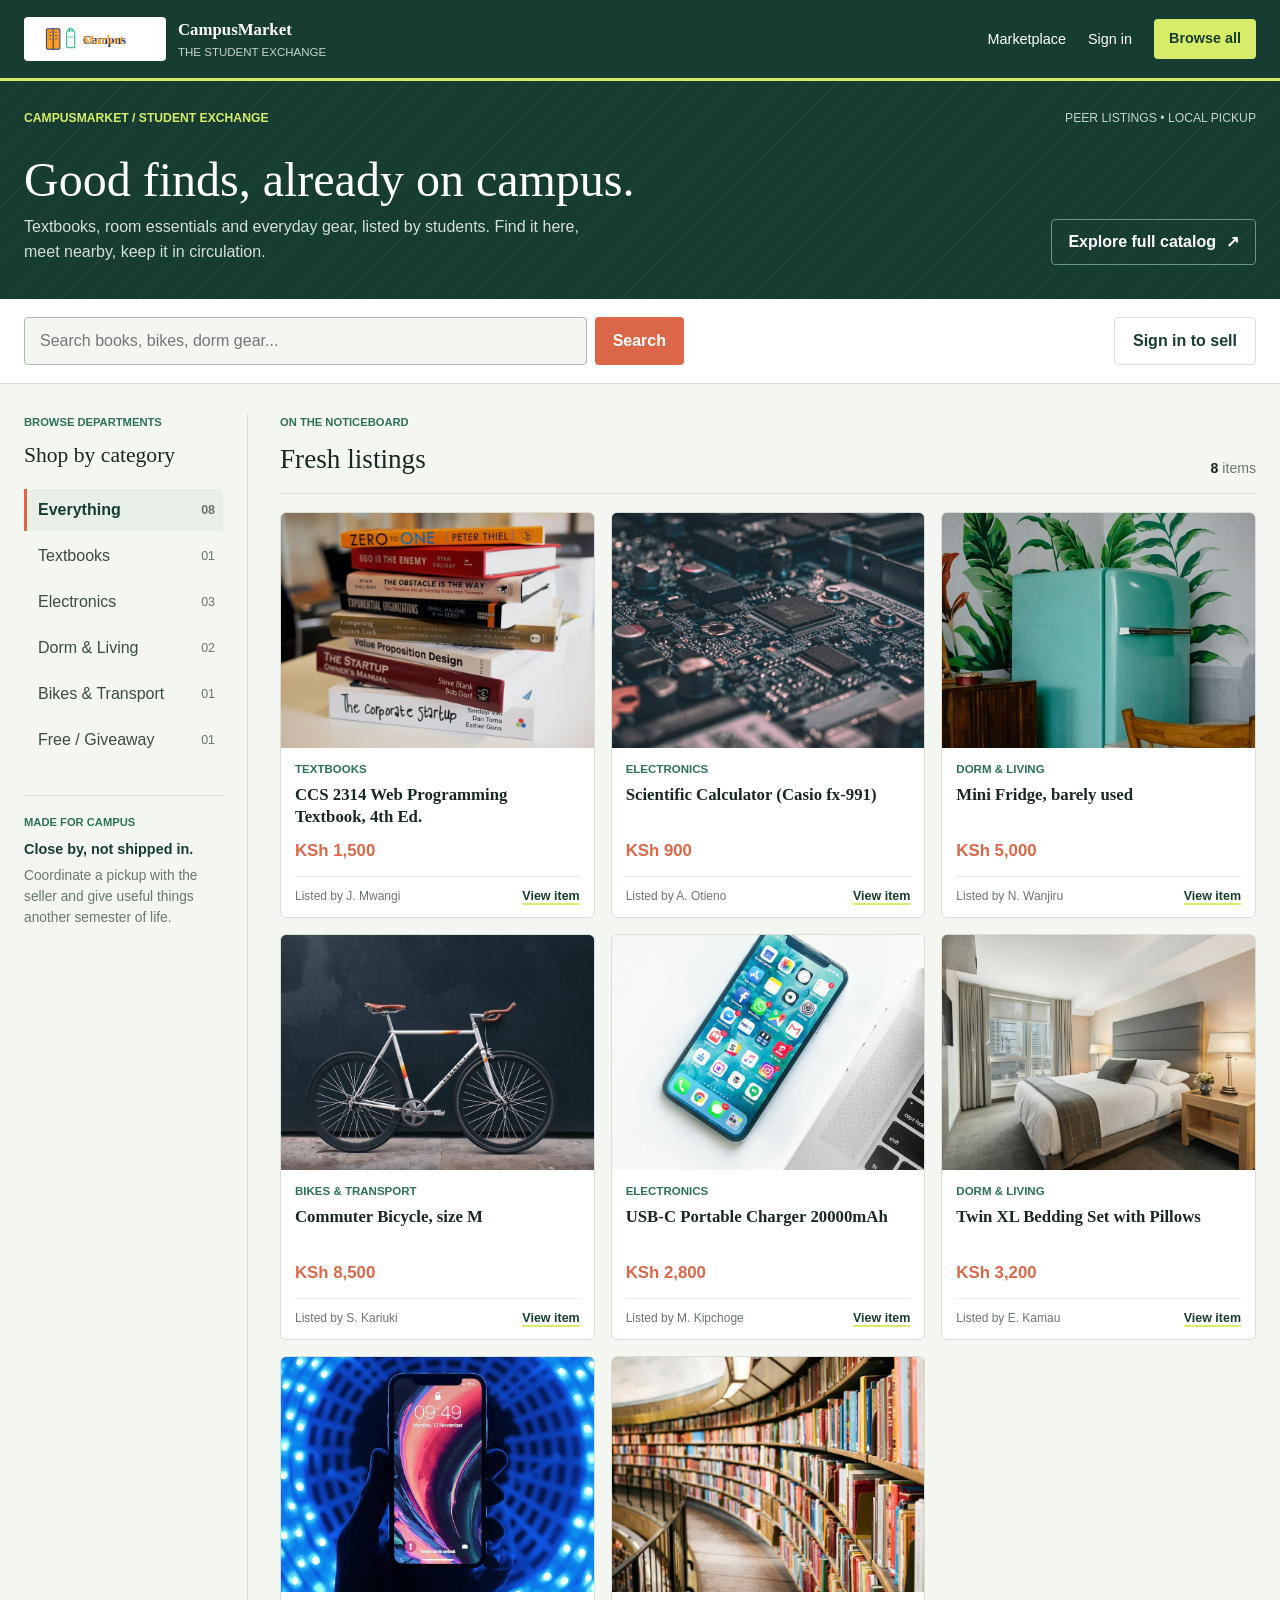
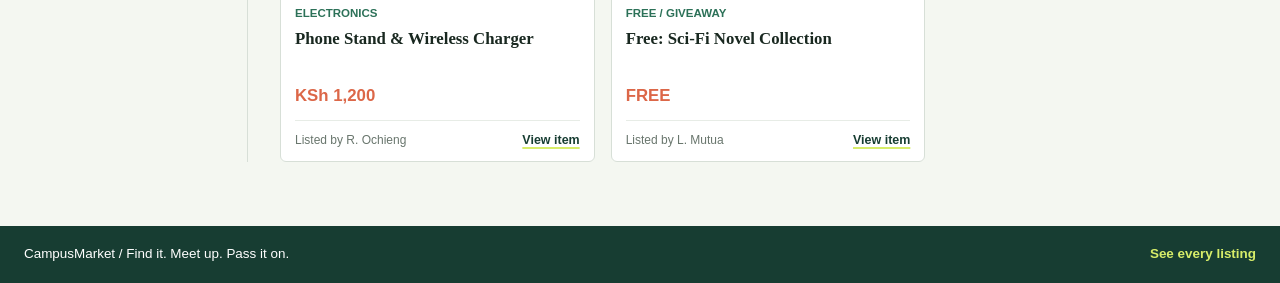
<file: index.html>
<!DOCTYPE html>
<html lang="en">
<head>
  <meta charset="UTF-8">
  <meta name="viewport" content="width=device-width, initial-scale=1.0">
  <title>CampusMarket — Buy &amp; Sell on Your Campus</title>
  <link rel="stylesheet" href="css/style.css">
  <link rel="stylesheet" href="css/marketplace.css">
  <style>
    .landing-hero {
      background: linear-gradient(135deg, #1E3A8A 0%, #3B82F6 50%, #10B981 100%);
      color: white;
      padding: 100px 24px;
      text-align: center;
      position: relative;
      overflow: hidden;
    }

    .landing-hero::before {
      content: '';
      position: absolute;
      width: 500px;
      height: 500px;
      background: radial-gradient(circle, rgba(255, 159, 28, 0.1) 0%, transparent 70%);
      top: -150px;
      right: -150px;
      pointer-events: none;
    }

    .landing-hero::after {
      content: '';
      position: absolute;
      width: 400px;
      height: 400px;
      background: radial-gradient(circle, rgba(16, 185, 129, 0.15) 0%, transparent 70%);
      bottom: -100px;
      left: -100px;
      pointer-events: none;
    }

    .landing-hero-content {
      max-width: 800px;
      margin: 0 auto;
      position: relative;
      z-index: 1;
    }

    .landing-hero h1 {
      font-size: clamp(2.5rem, 6vw, 4rem);
      font-weight: 900;
      margin-bottom: 20px;
      line-height: 1.2;
      color: white;
    }

    .landing-hero p {
      font-size: 1.3rem;
      margin-bottom: 40px;
      opacity: 0.95;
      line-height: 1.6;
    }

    .cta-buttons {
      display: flex;
      gap: 16px;
      justify-content: center;
      flex-wrap: wrap;
    }

    .cta-btn {
      padding: 16px 40px;
      border: none;
      border-radius: 8px;
      font-weight: 700;
      font-size: 1rem;
      cursor: pointer;
      transition: all 0.2s ease;
      text-decoration: none;
      display: inline-block;
      text-transform: uppercase;
      letter-spacing: 0.5px;
    }

    .cta-btn-primary {
      background: #FF9F1C;
      color: white;
    }

    .cta-btn-primary:hover {
      background: #E67E22;
      transform: translateY(-2px);
      box-shadow: 0 4px 12px rgba(255, 159, 28, 0.4);
    }

    .cta-btn-secondary {
      background: white;
      color: #1E3A8A;
    }

    .cta-btn-secondary:hover {
      transform: translateY(-2px);
      box-shadow: 0 4px 12px rgba(255, 255, 255, 0.3);
    }

    .features-section {
      padding: 80px 24px;
      background: #F8FAFC;
    }

    .features-container {
      max-width: 1120px;
      margin: 0 auto;
    }

    .section-title {
      text-align: center;
      font-size: 2.5rem;
      margin-bottom: 16px;
      color: #1E3A8A;
    }

    .section-subtitle {
      text-align: center;
      font-size: 1.2rem;
      color: #6B7280;
      margin-bottom: 60px;
    }

    .features-grid {
      display: grid;
      grid-template-columns: repeat(auto-fit, minmax(280px, 1fr));
      gap: 32px;
      margin-bottom: 80px;
    }

    .feature-card {
      background: white;
      padding: 40px 30px;
      border-radius: 12px;
      text-align: center;
      box-shadow: 0 2px 8px rgba(0, 0, 0, 0.08);
      transition: all 0.3s ease;
      border: 2px solid transparent;
    }

    .feature-card:hover {
      transform: translateY(-8px);
      box-shadow: 0 12px 24px rgba(30, 58, 138, 0.15);
      border-color: #FF9F1C;
    }

    .feature-icon {
      font-size: 3rem;
      margin-bottom: 16px;
    }

    .feature-card h3 {
      font-size: 1.3rem;
      margin-bottom: 12px;
      color: #1E3A8A;
    }

    .feature-card p {
      color: #6B7280;
      line-height: 1.6;
    }

    .stats-section {
      padding: 60px 24px;
      background: linear-gradient(135deg, #1E3A8A 0%, #3B82F6 100%);
      color: white;
    }

    .stats-container {
      max-width: 1120px;
      margin: 0 auto;
      display: grid;
      grid-template-columns: repeat(auto-fit, minmax(200px, 1fr));
      gap: 40px;
      text-align: center;
    }

    .stat-item h3 {
      font-size: 2.5rem;
      color: #FF9F1C;
      margin-bottom: 8px;
    }

    .stat-item p {
      font-size: 1.1rem;
      opacity: 0.95;
    }

    .testimonials-section {
      padding: 80px 24px;
      background: white;
    }

    .testimonials-container {
      max-width: 1120px;
      margin: 0 auto;
    }

    .testimonials-grid {
      display: grid;
      grid-template-columns: repeat(auto-fit, minmax(300px, 1fr));
      gap: 32px;
    }

    .testimonial-card {
      background: #F8FAFC;
      padding: 32px;
      border-radius: 12px;
      border-left: 4px solid #FF9F1C;
    }

    .testimonial-stars {
      color: #FF9F1C;
      font-size: 1.2rem;
      margin-bottom: 12px;
    }

    .testimonial-text {
      color: #1F2937;
      margin-bottom: 16px;
      line-height: 1.6;
      font-style: italic;
    }

    .testimonial-author {
      display: flex;
      align-items: center;
      gap: 12px;
    }

    .author-avatar {
      font-size: 2rem;
    }

    .author-info h4 {
      margin: 0;
      color: #1E3A8A;
    }

    .author-info p {
      margin: 0;
      color: #6B7280;
      font-size: 0.9rem;
    }

    .cta-section {
      padding: 80px 24px;
      background: linear-gradient(135deg, #FF9F1C 0%, #E67E22 100%);
      color: white;
      text-align: center;
    }

    .cta-section-content {
      max-width: 600px;
      margin: 0 auto;
    }

    .cta-section h2 {
      font-size: 2.5rem;
      margin-bottom: 20px;
      color: white;
    }

    .cta-section p {
      font-size: 1.2rem;
      margin-bottom: 32px;
      opacity: 0.95;
    }

    @media (max-width: 768px) {
      .landing-hero {
        padding: 60px 24px;
      }

      .landing-hero h1 {
        font-size: 2rem;
      }

      .landing-hero p {
        font-size: 1.1rem;
      }

      .cta-buttons {
        flex-direction: column;
      }

      .cta-btn {
        width: 100%;
      }

      .section-title {
        font-size: 1.8rem;
      }

      .stats-container {
        grid-template-columns: 1fr 1fr;
      }
    }

    @media (max-width: 480px) {
      .features-grid,
      .testimonials-grid,
      .stats-container {
        grid-template-columns: minmax(0, 1fr);
      }

      .feature-card,
      .testimonial-card,
      .stat-item {
        min-width: 0;
        overflow-wrap: anywhere;
      }
    }
  </style>
</head>
<body class="market-body">

  <!-- ============ SITE HEADER ============ -->
  <header class="market-header">
    <div class="market-header-inner">
      <a href="index.html" class="market-brand" aria-label="CampusMarket home">
        <img src="logo.svg" alt="CampusMarket" class="logo-img">
        <span class="market-brand-copy">
          <strong>CampusMarket</strong>
          <span>THE STUDENT EXCHANGE</span>
        </span>
      </a>
      <nav class="market-nav" aria-label="Primary">
        <ul>
          <li><a href="#home-listings">Marketplace</a></li>
          <li><a href="login.html">Sign in</a></li>
          <li><a href="catalog.html" class="market-nav-cta">Browse all</a></li>
        </ul>
      </nav>
    </div>
  </header>

  <main id="main-content" class="marketplace-home">
    <section class="market-masthead" aria-labelledby="market-heading">
      <div class="market-masthead-inner">
        <div class="market-masthead-meta">
          <span class="market-kicker">CampusMarket / student exchange</span>
          <span>Peer listings <span aria-hidden="true">•</span> local pickup</span>
        </div>
        <div class="market-title-row">
          <div class="market-title-copy">
            <h1 id="market-heading">Good finds, already on campus.</h1>
            <p>Textbooks, room essentials and everyday gear, listed by students. Find it here, meet nearby, keep it in circulation.</p>
          </div>
          <a class="market-catalog-link" href="catalog.html">Explore full catalog <span aria-hidden="true">&#8599;</span></a>
        </div>
      </div>
    </section>

    <section class="market-toolbar" aria-label="Search listings">
      <div class="market-toolbar-inner">
        <form class="market-search" id="home-search" role="search">
          <label for="home-search-input" class="visually-hidden">Search campus listings</label>
          <input id="home-search-input" type="search" placeholder="Search books, bikes, dorm gear...">
          <button type="submit">Search</button>
        </form>
        <a class="market-sell-link" href="login.html">Sign in to sell</a>
      </div>
    </section>

    <div class="marketplace-content">
      <aside class="market-filter-rail" aria-labelledby="market-categories-heading">
        <p class="market-section-label">Browse departments</p>
        <h2 id="market-categories-heading">Shop by category</h2>
        <nav class="market-category-list" aria-label="Filter listings">
          <button type="button" class="market-category-button is-selected" data-home-category="all" aria-pressed="true">Everything <span class="market-category-count" data-count-category="all"></span></button>
          <button type="button" class="market-category-button" data-home-category="textbooks" aria-pressed="false">Textbooks <span class="market-category-count" data-count-category="textbooks"></span></button>
          <button type="button" class="market-category-button" data-home-category="electronics" aria-pressed="false">Electronics <span class="market-category-count" data-count-category="electronics"></span></button>
          <button type="button" class="market-category-button" data-home-category="dorm" aria-pressed="false">Dorm &amp; Living <span class="market-category-count" data-count-category="dorm"></span></button>
          <button type="button" class="market-category-button" data-home-category="bikes" aria-pressed="false">Bikes &amp; Transport <span class="market-category-count" data-count-category="bikes"></span></button>
          <button type="button" class="market-category-button" data-home-category="free" aria-pressed="false">Free / Giveaway <span class="market-category-count" data-count-category="free"></span></button>
        </nav>
        <div class="market-pickup-note">
          <p class="market-section-label">Made for campus</p>
          <strong>Close by, not shipped in.</strong>
          <p>Coordinate a pickup with the seller and give useful things another semester of life.</p>
        </div>
      </aside>

      <section class="market-listings" id="home-listings" aria-labelledby="home-listings-heading">
        <div class="market-listings-heading">
          <div>
            <p class="market-section-label">On the noticeboard</p>
            <h2 id="home-listings-heading">Fresh listings</h2>
          </div>
          <p><strong id="home-result-count" aria-live="polite">8</strong> items</p>
        </div>
        <ul class="market-product-grid" id="home-product-grid"></ul>
        <p class="market-empty-state" id="home-empty-state" hidden>No listings match that search. Try another category or keyword.</p>
      </section>
    </div>
  </main>
  </main>

  <!-- ============ FOOTER ============ -->
  <footer class="market-footer">
    <div class="market-footer-inner">
      <span>CampusMarket <span aria-hidden="true">/</span> Find it. Meet up. Pass it on.</span>
      <a href="catalog.html">See every listing</a>
    </div>
  </footer>

  <script src="js/products.js"></script>
  <script src="js/home.js"></script>
</body>
</html>
</file>
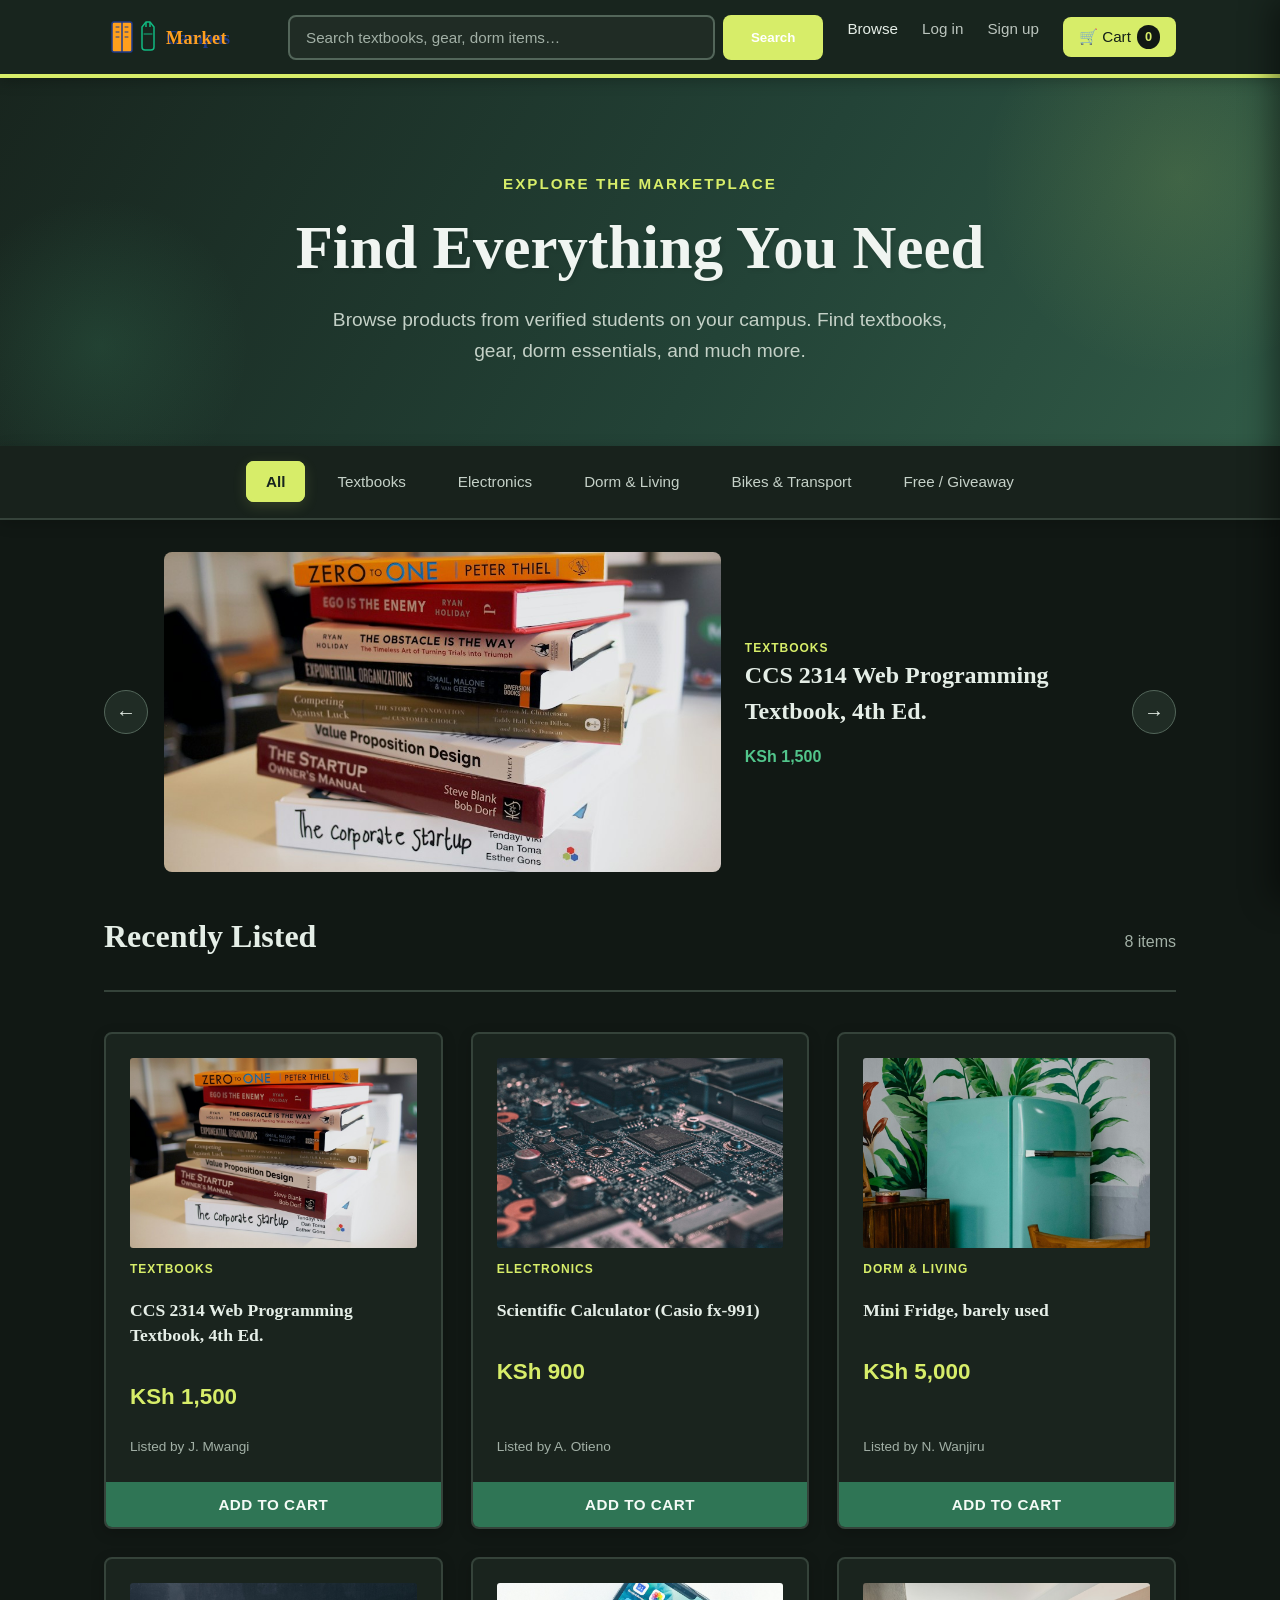
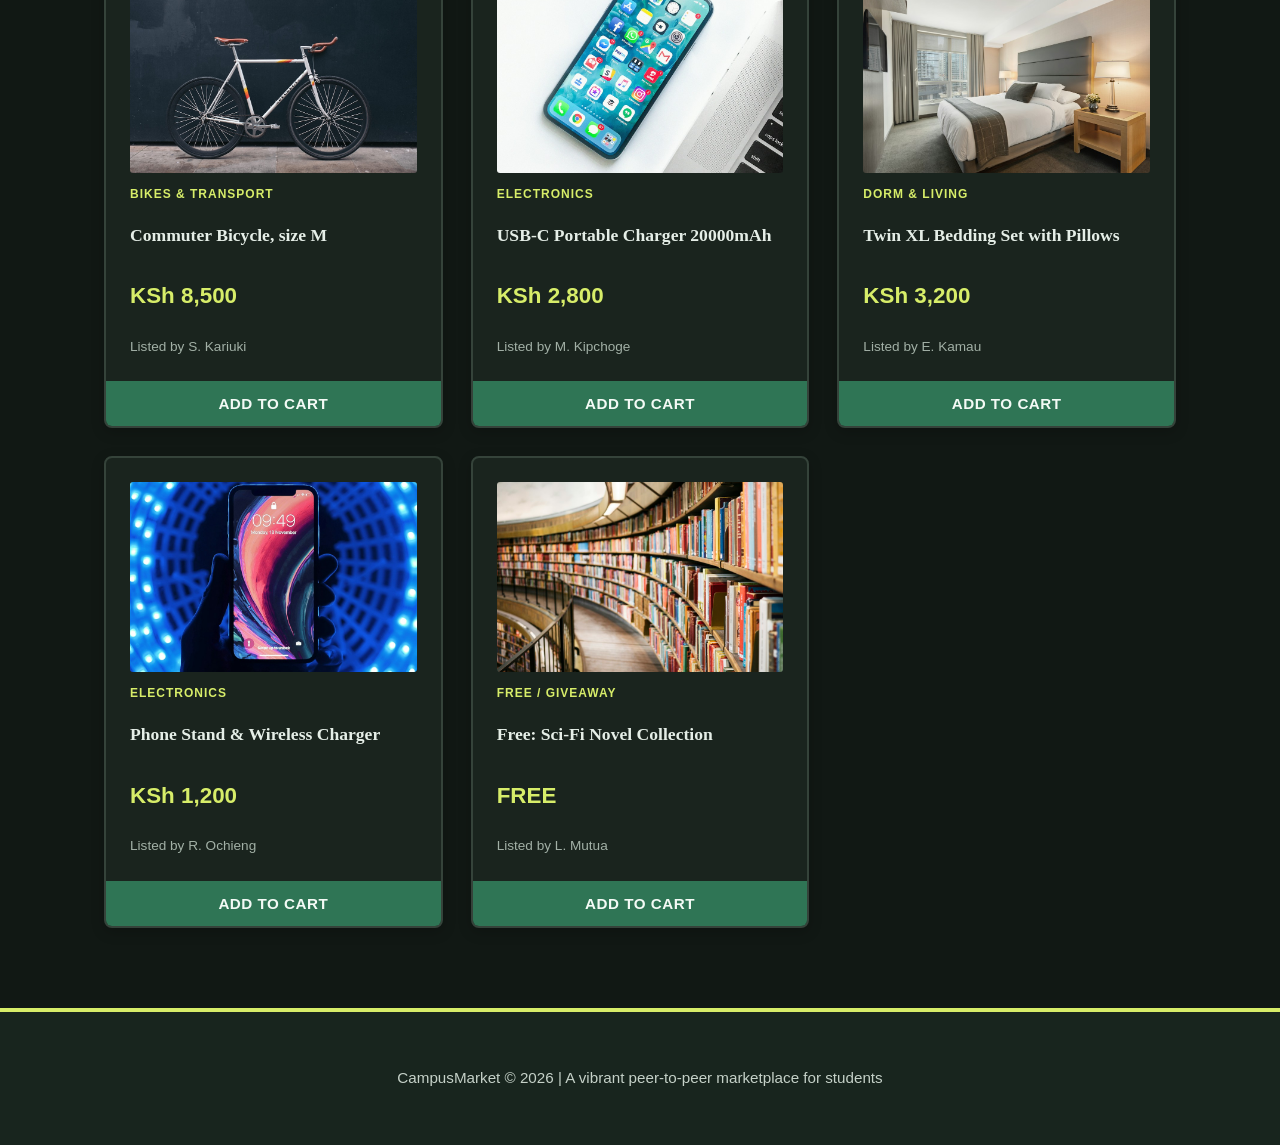
<file: catalog.html>
<!DOCTYPE html>
<html lang="en">
<head>
  <meta charset="UTF-8">
  <meta name="viewport" content="width=device-width, initial-scale=1.0">
  <title>Browse Products — CampusMarket</title>
  <link rel="stylesheet" href="css/style.css">
  <link rel="stylesheet" href="css/catalog-dark.css">
</head>
<body class="catalog-dark">

  <!-- ============ SITE HEADER ============ -->
  <header class="site-header">
    <div class="header-inner">
      <a href="index.html" class="logo-link">
        <img src="logo.svg" alt="CampusMarket" class="logo-img">
      </a>

      <form class="search-form" role="search" action="#" method="get">
        <label for="site-search" class="visually-hidden">Search products</label>
        <input type="search" id="site-search" name="q" placeholder="Search textbooks, gear, dorm items…">
        <button type="submit">Search</button>
      </form>

      <nav class="main-nav" aria-label="Primary">
        <ul>
          <li><a href="catalog.html">Browse</a></li>
          <li><a href="login.html" class="nav-link-muted">Log in</a></li>
          <li><a href="login.html" class="nav-link-muted">Sign up</a></li>
          <li><a href="#" class="cart-link" id="cart-toggle">🛒 Cart <span class="cart-count" id="cart-count">0</span></a></li>
        </ul>
      </nav>
    </div>
  </header>

  <main id="main-content">

    <!-- ============ HERO / INTRO ============ -->
    <section class="hero">
      <div class="hero-inner">
        <p class="hero-eyebrow">Explore the Marketplace</p>
        <h1>Find Everything You Need</h1>
        <p class="hero-sub">Browse products from verified students on your campus. Find textbooks, gear, dorm essentials, and much more.</p>
      </div>
    </section>

    <!-- ============ FILTER / CATEGORY BAR ============ -->
    <nav class="category-bar" aria-label="Product categories">
      <ul>
        <li><a href="#" class="active" data-category="all">All</a></li>
        <li><a href="#" data-category="textbooks">Textbooks</a></li>
        <li><a href="#" data-category="electronics">Electronics</a></li>
        <li><a href="#" data-category="dorm">Dorm &amp; Living</a></li>
        <li><a href="#" data-category="bikes">Bikes &amp; Transport</a></li>
        <li><a href="#" data-category="free">Free / Giveaway</a></li>
      </ul>
    </nav>

    <section class="featured-gallery" aria-label="Featured product gallery">
      <button type="button" class="gallery-control" id="gallery-previous" aria-label="Previous product">&#8592;</button>
      <figure class="gallery-slide" aria-live="polite">
        <img id="gallery-image" src="" alt="Featured product">
        <figcaption>
          <p class="product-category" id="gallery-category"></p>
          <h2 id="gallery-title"></h2>
          <p id="gallery-price"></p>
        </figcaption>
      </figure>
      <button type="button" class="gallery-control" id="gallery-next" aria-label="Next product">&#8594;</button>
    </section>

    <section id="catalog" class="catalog" aria-label="Product catalog">
      <div class="catalog-header">
        <h2>Recently Listed</h2>
        <p class="result-count"><span id="result-count">8</span> items</p>
      </div>

      <ul class="product-grid" id="product-grid"></ul>
    </section>

  </main>

  <!-- ============ SHOPPING CART SIDEBAR ============ -->
  <aside class="cart-sidebar" id="cart-sidebar" aria-label="Shopping cart">
    <div class="cart-header">
      <h2>Shopping Cart</h2>
      <button class="close-cart" id="close-cart">✕</button>
    </div>
    <div class="cart-items" id="cart-items">
      <p class="empty-cart">Your cart is empty</p>
    </div>
    <div class="cart-footer">
      <div class="cart-total">
        <span>Total:</span>
        <span class="total-price" id="total-price">KSh 0</span>
      </div>
      <button class="checkout-btn" id="checkout-btn" disabled>Proceed to Checkout</button>
    </div>
  </aside>

  <!-- ============ CHECKOUT MODAL ============ -->
  <div class="modal" id="checkout-modal" role="dialog" aria-modal="true" aria-labelledby="checkout-heading">
    <div class="modal-content">
      <button type="button" class="close-modal" id="close-modal" aria-label="Close checkout">✕</button>
      <h2 id="checkout-heading">Checkout</h2>
      <div class="checkout-container">
        <div class="order-summary">
          <h3>Order Summary</h3>
          <div id="order-items"></div>
          <div class="order-total">
            <strong>Total: </strong>
            <strong id="checkout-total">KSh 0</strong>
          </div>
        </div>
        <form class="checkout-form" id="checkout-form" novalidate>
          <h3>Delivery Details</h3>
          <label for="checkout-name">Full Name</label>
          <input type="text" id="checkout-name" placeholder="Full Name" name="fullName" required>
          <label for="checkout-email">Email</label>
          <input type="email" id="checkout-email" placeholder="Email" name="email" required>
          <label for="checkout-phone">Phone Number</label>
          <input type="tel" id="checkout-phone" placeholder="Phone Number" name="phone" required>
          <label for="checkout-address">Delivery Address</label>
          <input type="text" id="checkout-address" placeholder="Delivery Address" name="address" required>
          <label for="checkout-delivery">Delivery Option</label>
          <select id="checkout-delivery" name="delivery" required>
            <option value="">Select Delivery Option</option>
            <option value="standard">Standard (3-5 days) - Free</option>
            <option value="express">Express (1-2 days) - KSh 500</option>
            <option value="same-day">Same Day - KSh 1,500</option>
          </select>
          <h3>Payment Method</h3>
          <label for="checkout-payment">Payment Method</label>
          <select id="checkout-payment" name="payment" required>
            <option value="">Select Payment Method</option>
            <option value="mpesa">M-Pesa</option>
            <option value="card">Credit/Debit Card</option>
            <option value="bank">Bank Transfer</option>
          </select>
          <button type="submit" class="place-order-btn">Place Order</button>
        </form>
      </div>
    </div>
  </div>

  <!-- ============ SUCCESS MODAL ============ -->
  <div class="modal" id="success-modal" role="dialog" aria-modal="true" aria-labelledby="success-heading">
    <div class="modal-content success-content">
      <div class="success-icon">✓</div>
      <h2 id="success-heading">Order Placed Successfully!</h2>
      <p id="success-message"></p>
      <button class="continue-btn" id="continue-shopping">Continue Shopping</button>
    </div>
  </div>

  <!-- ============ CART OVERLAY ============ -->
  <div class="cart-overlay" id="cart-overlay"></div>

  <!-- ============ SITE FOOTER ============ -->
  <footer class="site-footer">
    <p>CampusMarket © 2026 | A vibrant peer-to-peer marketplace for students</p>
  </footer>

  <!-- Scripts -->
  <script src="js/auth.js"></script>
  <script src="js/products.js"></script>
  <script src="js/main.js"></script>
</body>
</html>
</file>
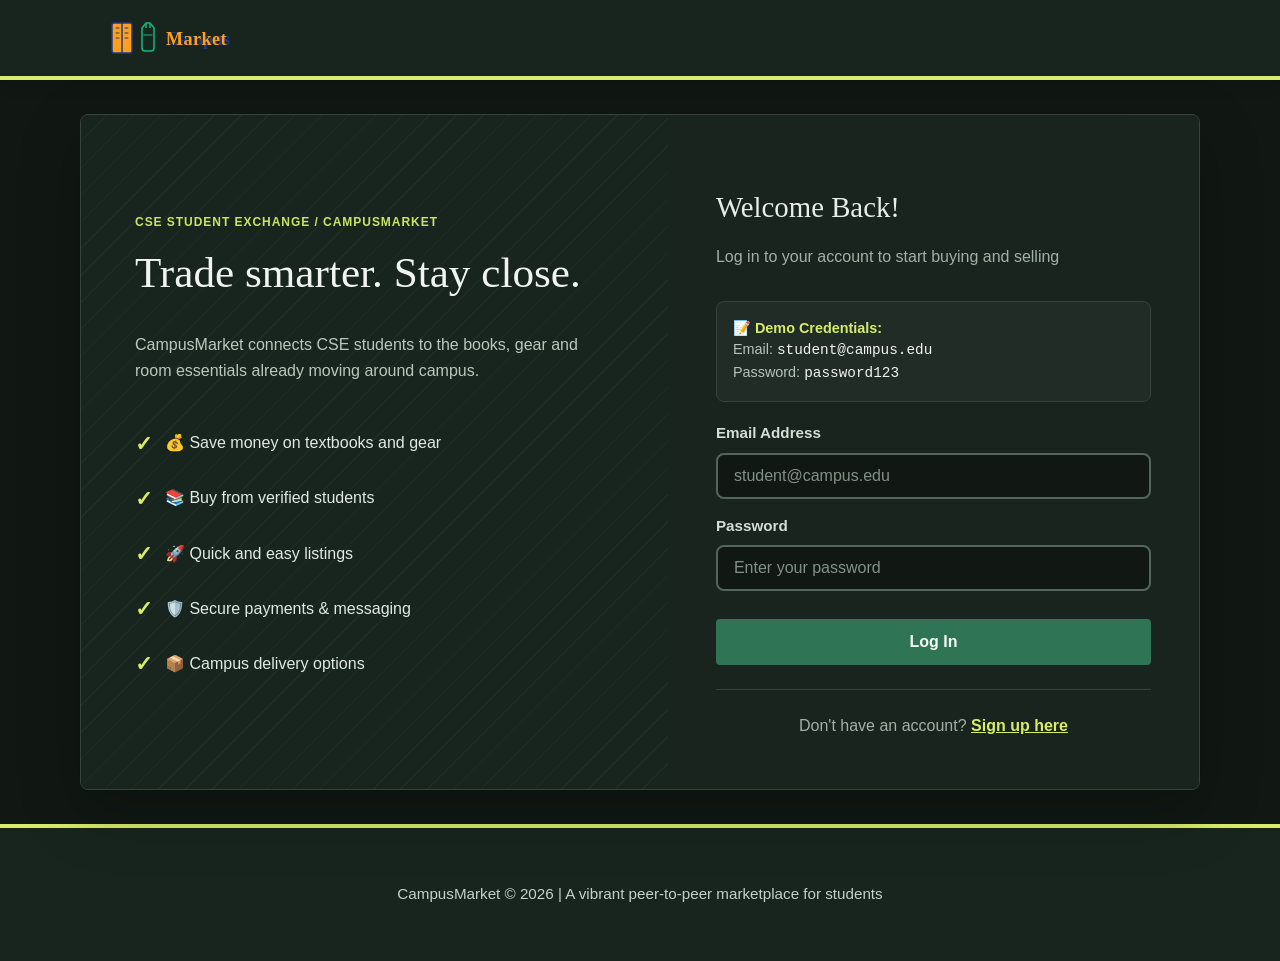
<file: login.html>
<!DOCTYPE html>
<html lang="en">
<head>
  <meta charset="UTF-8">
  <meta name="viewport" content="width=device-width, initial-scale=1.0">
  <title>Login — CampusMarket</title>
  <link rel="stylesheet" href="css/style.css">
  <link rel="stylesheet" href="css/auth-dark.css">
  <style>
    .auth-container {
      min-height: 100vh;
      display: flex;
      background: linear-gradient(135deg, #1E3A8A 0%, #3B82F6 50%, #10B981 100%);
    }

    .auth-wrapper {
      display: grid;
      grid-template-columns: 1fr 1fr;
      width: 100%;
      gap: 0;
    }

    .auth-info {
      padding: 60px 40px;
      color: white;
      display: flex;
      flex-direction: column;
      justify-content: center;
    }

    .auth-info h1 {
      color: white;
      font-size: 2.5rem;
      margin-bottom: 20px;
      line-height: 1.2;
    }

    .auth-info p {
      font-size: 1.1rem;
      margin-bottom: 32px;
      opacity: 0.95;
      line-height: 1.6;
    }

    .auth-benefits {
      list-style: none;
      padding: 0;
    }

    .auth-benefits li {
      padding: 12px 0;
      font-size: 1rem;
      display: flex;
      gap: 12px;
      align-items: center;
    }

    .auth-benefits li::before {
      content: '✓';
      font-weight: bold;
      font-size: 1.3rem;
      color: #FF9F1C;
    }

    .auth-form-section {
      padding: 60px 40px;
      display: flex;
      flex-direction: column;
      justify-content: center;
      background: white;
    }

    .auth-form-section h2 {
      font-size: 1.8rem;
      margin-bottom: 12px;
      color: #1E3A8A;
    }

    .auth-form-section p {
      color: #6B7280;
      margin-bottom: 32px;
    }

    .auth-form {
      display: flex;
      flex-direction: column;
      gap: 16px;
    }

    .form-group {
      display: flex;
      flex-direction: column;
    }

    .form-group label {
      font-weight: 600;
      margin-bottom: 8px;
      color: #1F2937;
      font-size: 0.95rem;
    }

    .form-group input,
    .form-group select {
      padding: 12px 16px;
      border: 2px solid #E5E7EB;
      border-radius: 8px;
      font-size: 1rem;
      transition: all 0.2s ease;
    }

    .form-group input:focus,
    .form-group select:focus {
      border-color: #FF9F1C;
      box-shadow: 0 0 0 3px rgba(255, 159, 28, 0.1);
      outline: none;
    }

    .submit-btn {
      padding: 14px;
      background: linear-gradient(135deg, #FF9F1C 0%, #E67E22 100%);
      color: white;
      border: none;
      border-radius: 8px;
      font-weight: 700;
      font-size: 1rem;
      cursor: pointer;
      transition: all 0.2s ease;
      text-transform: uppercase;
      letter-spacing: 0.5px;
      margin-top: 12px;
    }

    .submit-btn:hover {
      transform: translateY(-2px);
      box-shadow: 0 4px 12px rgba(255, 159, 28, 0.3);
    }

    .form-toggle {
      text-align: center;
      margin-top: 24px;
      padding-top: 24px;
      border-top: 1px solid #E5E7EB;
      color: #6B7280;
    }

    .form-toggle a {
      color: #FF9F1C;
      font-weight: 700;
      cursor: pointer;
      text-decoration: underline;
    }

    .form-toggle-button {
      padding: 0;
      border: 0;
      background: none;
      color: #FF9F1C;
      font: inherit;
      font-weight: 700;
      text-decoration: underline;
    }

    .auth-message {
      padding: 12px 16px;
      border-radius: 8px;
      margin-bottom: 20px;
      font-weight: 600;
      max-height: 0;
      padding-top: 0;
      padding-bottom: 0;
      overflow: hidden;
      opacity: 0;
      transform: translateY(-4px);
      transition: max-height 0.2s ease, opacity 0.2s ease, transform 0.2s ease, padding 0.2s ease;
    }

    .auth-message.is-visible {
      max-height: 5rem;
      padding-top: 12px;
      padding-bottom: 12px;
      opacity: 1;
      transform: translateY(0);
    }

    .auth-message.success {
      background: #ECFDF5;
      color: #10B981;
      border: 2px solid #10B981;
    }

    .auth-message.error {
      background: #FEF2F2;
      color: #EF4444;
      border: 2px solid #EF4444;
    }

    .demo-credentials {
      background: #F1F5F9;
      padding: 16px;
      border-radius: 8px;
      margin-bottom: 20px;
      font-size: 0.9rem;
      color: #6B7280;
    }

    .demo-credentials strong {
      color: #1E3A8A;
    }

    @media (max-width: 768px) {
      .auth-wrapper {
        grid-template-columns: 1fr;
      }

      .auth-info {
        padding: 40px 24px;
      }

      .auth-form-section {
        padding: 40px 24px;
      }

      .auth-info h1 {
        font-size: 1.8rem;
      }
    }
  </style>
</head>
<body class="auth-page">

  <!-- ============ SITE HEADER ============ -->
  <header class="site-header">
    <div class="header-inner">
      <a href="index.html" class="logo-link">
        <img src="logo.svg" alt="CampusMarket" class="logo-img">
      </a>
    </div>
  </header>

  <!-- ============ AUTH CONTAINER ============ -->
  <main class="auth-container">
    <div class="auth-wrapper">
      <!-- Left Side - Info -->
      <div class="auth-info">
        <p class="auth-eyebrow">CSE STUDENT EXCHANGE / CAMPUSMARKET</p>
        <h1>Trade smarter. Stay close.</h1>
        <p>CampusMarket connects CSE students to the books, gear and room essentials already moving around campus.</p>
        
        <ul class="auth-benefits">
          <li>💰 Save money on textbooks and gear</li>
          <li>📚 Buy from verified students</li>
          <li>🚀 Quick and easy listings</li>
          <li>🛡️ Secure payments & messaging</li>
          <li>📦 Campus delivery options</li>
        </ul>
      </div>

      <!-- Right Side - Forms -->
      <div class="auth-form-section">
        <div id="auth-message" class="auth-message" role="status" aria-live="polite"></div>
        <!-- Login Form -->
        <div id="login-form-container">
          <h2>Welcome Back!</h2>
          <p>Log in to your account to start buying and selling</p>

          <div class="demo-credentials">
            <strong>📝 Demo Credentials:</strong><br>
            Email: <code>student@campus.edu</code><br>
            Password: <code>password123</code>
          </div>

          <form class="auth-form" id="login-form" novalidate>
            <div class="form-group">
              <label for="login-email">Email Address</label>
              <input type="email" id="login-email" placeholder="student@campus.edu" required>
            </div>
            <div class="form-group">
              <label for="login-password">Password</label>
              <input type="password" id="login-password" placeholder="Enter your password" required>
            </div>
            <button type="submit" class="submit-btn">Log In</button>
          </form>

          <div class="form-toggle">
            Don't have an account? <button type="button" class="form-toggle-button" data-form-toggle>Sign up here</button>
          </div>
        </div>

        <!-- Registration Form (Hidden by default) -->
        <div id="register-form-container" hidden>
          <h2>Create Account</h2>
          <p>Join our campus community in just a few steps</p>

          <form class="auth-form" id="register-form" novalidate>
            <div class="form-group">
              <label for="register-name">Full Name</label>
              <input type="text" id="register-name" placeholder="John Student" required>
            </div>
            <div class="form-group">
              <label for="register-email">Email Address</label>
              <input type="email" id="register-email" placeholder="student@campus.edu" required>
            </div>
            <div class="form-group">
              <label for="register-password">Password</label>
              <input type="password" id="register-password" placeholder="Create a strong password" required>
            </div>
            <div class="form-group">
              <label for="register-confirm">Confirm Password</label>
              <input type="password" id="register-confirm" placeholder="Confirm your password" required>
            </div>
            <button type="submit" class="submit-btn">Create Account</button>
          </form>

          <div class="form-toggle">
            Already have an account? <button type="button" class="form-toggle-button" data-form-toggle>Log in here</button>
          </div>
        </div>
      </div>
    </div>
  </main>

  <!-- ============ FOOTER ============ -->
  <footer class="site-footer">
    <p>CampusMarket © 2026 | A vibrant peer-to-peer marketplace for students</p>
  </footer>

  <script src="js/auth.js"></script>
  <script src="js/login.js"></script>
</body>
</html>
</file>
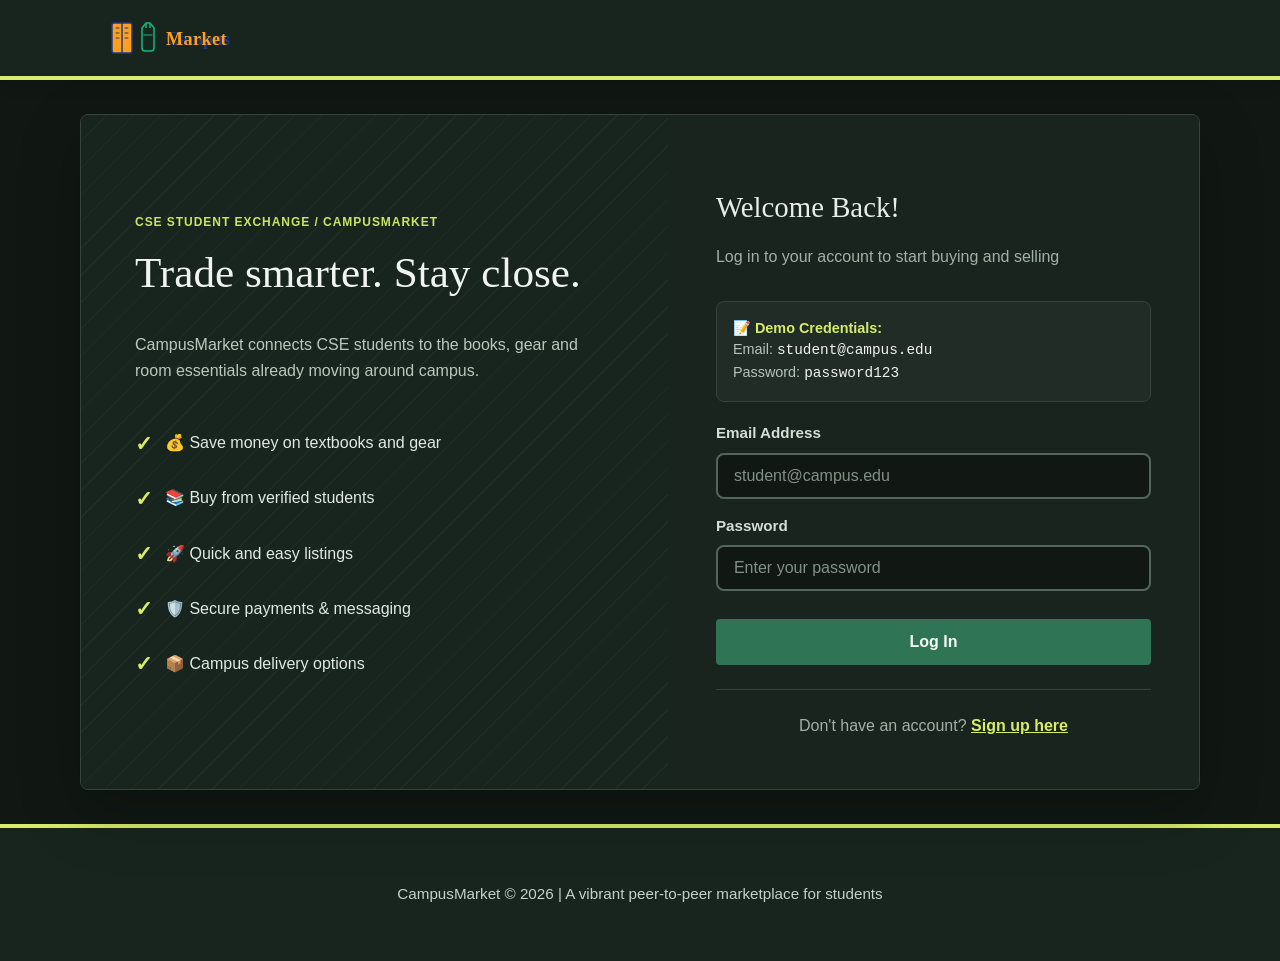
<file: profile.html>
<!DOCTYPE html>
<html lang="en">
<head>
  <meta charset="UTF-8">
  <meta name="viewport" content="width=device-width, initial-scale=1.0">
  <title>My Profile — CampusMarket</title>
  <link rel="stylesheet" href="css/style.css">
  <style>
    .profile-container {
      max-width: 1120px;
      margin: 0 auto;
      padding: 40px 24px;
    }

    .profile-grid {
      display: grid;
      grid-template-columns: 300px 1fr;
      gap: 40px;
      margin-top: 40px;
    }

    .profile-sidebar {
      background: white;
      border-radius: 12px;
      padding: 32px 24px;
      box-shadow: 0 2px 8px rgba(0, 0, 0, 0.08);
      height: fit-content;
      position: sticky;
      top: 100px;
    }

    .profile-header {
      text-align: center;
      margin-bottom: 32px;
    }

    .profile-avatar {
      font-size: 4rem;
      margin-bottom: 16px;
    }

    .profile-name {
      font-size: 1.3rem;
      font-weight: 700;
      color: #1E3A8A;
      margin-bottom: 4px;
    }

    .profile-email {
      color: #6B7280;
      font-size: 0.9rem;
    }

    .profile-stats {
      display: grid;
      grid-template-columns: 1fr 1fr;
      gap: 16px;
      padding: 24px 0;
      border-top: 1px solid #E5E7EB;
      border-bottom: 1px solid #E5E7EB;
      margin-bottom: 24px;
    }

    .stat {
      text-align: center;
    }

    .stat-value {
      font-size: 1.8rem;
      font-weight: 700;
      color: #FF9F1C;
    }

    .stat-label {
      font-size: 0.85rem;
      color: #6B7280;
      text-transform: uppercase;
    }

    .profile-menu {
      display: flex;
      flex-direction: column;
      gap: 8px;
    }

    .profile-menu-item {
      padding: 12px 16px;
      border-radius: 8px;
      text-decoration: none;
      color: #1F2937;
      font-weight: 500;
      transition: all 0.2s ease;
      cursor: pointer;
      border: 2px solid transparent;
    }

    .profile-menu-item:hover {
      background: #F1F5F9;
      border-color: #FF9F1C;
      color: #FF9F1C;
    }

    .profile-menu-item.active {
      background: #FF9F1C;
      color: white;
      border-color: #FF9F1C;
    }

    .profile-logout {
      margin-top: 24px;
    }

    .profile-logout-btn {
      width: 100%;
      padding: 12px;
      background: #EF4444;
      color: white;
      border: none;
      border-radius: 8px;
      font-weight: 600;
      cursor: pointer;
      transition: all 0.2s ease;
    }

    .profile-logout-btn:hover {
      background: #DC2626;
    }

    .profile-content {
      background: white;
      border-radius: 12px;
      padding: 32px;
      box-shadow: 0 2px 8px rgba(0, 0, 0, 0.08);
    }

    .content-section {
      display: none;
    }

    .content-section.active {
      display: block;
    }

    .content-title {
      font-size: 1.8rem;
      margin-bottom: 24px;
      color: #1E3A8A;
      padding-bottom: 16px;
      border-bottom: 2px solid #E5E7EB;
    }

    .form-group {
      display: flex;
      flex-direction: column;
      margin-bottom: 20px;
    }

    .form-group label {
      font-weight: 600;
      margin-bottom: 8px;
      color: #1F2937;
    }

    .form-group input {
      padding: 12px 16px;
      border: 2px solid #E5E7EB;
      border-radius: 8px;
      font-size: 1rem;
      transition: all 0.2s ease;
    }

    .form-group input:focus {
      border-color: #FF9F1C;
      box-shadow: 0 0 0 3px rgba(255, 159, 28, 0.1);
      outline: none;
    }

    .save-btn {
      padding: 12px 32px;
      background: linear-gradient(135deg, #10B981 0%, #059669 100%);
      color: white;
      border: none;
      border-radius: 8px;
      font-weight: 700;
      cursor: pointer;
      transition: all 0.2s ease;
    }

    .save-btn:hover {
      transform: translateY(-2px);
      box-shadow: 0 4px 12px rgba(16, 185, 129, 0.3);
    }

    .order-item {
      background: #F8FAFC;
      padding: 16px;
      border-radius: 8px;
      margin-bottom: 16px;
      border-left: 4px solid #FF9F1C;
    }

    .order-header {
      display: flex;
      justify-content: space-between;
      align-items: center;
      margin-bottom: 12px;
    }

    .order-id {
      font-weight: 700;
      color: #1E3A8A;
    }

    .order-status {
      background: #ECFDF5;
      color: #10B981;
      padding: 4px 12px;
      border-radius: 20px;
      font-size: 0.85rem;
      font-weight: 600;
    }

    .order-details {
      display: grid;
      grid-template-columns: 1fr 1fr;
      gap: 16px;
      font-size: 0.9rem;
      color: #6B7280;
    }

    .empty-state {
      text-align: center;
      padding: 40px;
      color: #6B7280;
    }

    .empty-state-icon {
      font-size: 3rem;
      margin-bottom: 16px;
    }

    .profile-message {
      max-height: 0;
      margin: 0;
      overflow: hidden;
      opacity: 0;
      color: #047857;
      transition: max-height 0.2s ease, opacity 0.2s ease, margin 0.2s ease;
    }

    .profile-message.is-visible {
      max-height: 4rem;
      margin: 16px 0;
      opacity: 1;
    }

    .quick-actions { display: grid; grid-template-columns: 1fr 1fr; gap: 12px; }
    .quick-action {
      padding: 12px;
      border-radius: 8px;
      text-align: center;
      font-weight: 600;
      color: white;
      transition: filter 0.2s ease;
    }
    .quick-action:hover { filter: brightness(0.9); }
    .quick-action-browse { background: #FF9F1C; }
    .quick-action-sell { background: #10B981; border: 0; font: inherit; cursor: pointer; }

    @media (max-width: 768px) {
      .profile-grid {
        grid-template-columns: 1fr;
      }

      .profile-sidebar {
        position: static;
      }
    }
  </style>
</head>
<body>

  <!-- ============ SITE HEADER ============ -->
  <header class="site-header">
    <div class="header-inner">
      <a href="index.html" class="logo-link">
        <img src="logo.svg" alt="CampusMarket" class="logo-img">
      </a>
      <nav class="main-nav" aria-label="Primary">
        <ul>
          <li><a href="catalog.html">Browse</a></li>
          <li><a href="profile.html" class="nav-user">👤 Profile</a></li>
          <li><a href="#" id="logout-btn" class="nav-link-muted">Log out</a></li>
          <li><a href="catalog.html" class="cart-link">🛒 Cart <span class="cart-count" id="cart-count">0</span></a></li>
        </ul>
      </nav>
    </div>
  </header>

  <main>
    <div class="profile-container">
      <h1>My Profile</h1>

      <div class="profile-grid">
        <!-- Sidebar -->
        <aside class="profile-sidebar">
          <div class="profile-header">
            <div class="profile-avatar" id="user-avatar">👨‍🎓</div>
            <h2 class="profile-name" id="user-name">John Student</h2>
            <p class="profile-email" id="user-email">student@campus.edu</p>
          </div>

          <div class="profile-stats">
            <div class="stat">
              <div class="stat-value" id="orders-count">0</div>
              <div class="stat-label">Orders</div>
            </div>
            <div class="stat">
              <div class="stat-value" id="seller-rating">4.9</div>
              <div class="stat-label">Rating</div>
            </div>
          </div>

          <nav class="profile-menu" aria-label="Profile sections">
            <a href="#section-overview" class="profile-menu-item active" data-profile-section="overview" aria-current="page">📊 Overview</a>
            <a href="#section-orders" class="profile-menu-item" data-profile-section="orders">📦 My Orders</a>
            <a href="#section-edit" class="profile-menu-item" data-profile-section="edit">⚙️ Edit Profile</a>
            <a href="#section-listings" class="profile-menu-item" data-profile-section="listings">📝 My Listings</a>
          </nav>

          <div class="profile-logout">
            <button class="profile-logout-btn" id="logout-btn-2">Log Out</button>
          </div>
        </aside>

        <!-- Main Content -->
        <section class="profile-content">

          <!-- Overview Section -->
          <div class="content-section active" id="section-overview">
            <h2 class="content-title">Welcome Back!</h2>
                <div class="overview-content" style="display: grid; gap: 24px;">
              <div>
                <h3 style="color: #1E3A8A; margin-bottom: 12px;">📈 Your Activity</h3>
                <div style="background: #F1F5F9; padding: 24px; border-radius: 8px;">
                  <p style="margin: 0 0 8px 0;"><strong>Total Orders:</strong> <span id="total-orders">0</span></p>
                  <p style="margin: 0 0 8px 0;"><strong>Amount Spent:</strong> <span id="total-spent">KSh 0</span></p>
                  <p style="margin: 0;"><strong>Join Date:</strong> <span id="join-date">January 15, 2026</span></p>
                </div>
              </div>

              <div>
                <h3 style="color: #1E3A8A; margin-bottom: 12px;">🎯 Quick Actions</h3>
                <div class="quick-actions">
                  <a href="catalog.html" class="quick-action quick-action-browse">Browse Products</a>
                  <a href="#section-listings" class="quick-action quick-action-sell" data-profile-section="listings">Sell an Item</a>
                </div>
              </div>
            </div>
          </div>

          <!-- Orders Section -->
          <div class="content-section" id="section-orders">
            <h2 class="content-title">My Orders</h2>
            <div id="orders-container">
              <div class="empty-state" id="orders-empty-state">
                <div class="empty-state-icon">📦</div>
                <p>No orders yet. <a href="catalog.html" style="color: #FF9F1C; text-decoration: underline;">Start shopping</a></p>
              </div>
            </div>
          </div>

          <!-- Edit Profile Section -->
          <div class="content-section" id="section-edit">
            <h2 class="content-title">Edit Profile</h2>
            <form id="edit-form" style="max-width: 500px;">
              <div class="form-group">
                <label for="edit-name">Full Name</label>
                <input type="text" id="edit-name" required>
              </div>
              <div class="form-group">
                <label for="edit-email">Email Address</label>
                <input type="email" id="edit-email" disabled style="background: #F1F5F9; cursor: not-allowed;">
              </div>
              <button type="submit" class="save-btn">Save Changes</button>
              <p class="profile-message" id="profile-message" role="status" aria-live="polite"></p>
            </form>
          </div>

          <!-- Listings Section -->
          <div class="content-section" id="section-listings">
            <h2 class="content-title">My Listings</h2>
            <div id="listings-container">
              <div class="empty-state">
                <div class="empty-state-icon">📝</div>
                <p>No listings yet. Start selling by posting your first item!</p>
              </div>
            </div>
          </div>

        </section>
      </div>
    </div>
  </main>

  <!-- ============ FOOTER ============ -->
  <footer class="site-footer">
    <p>CampusMarket © 2026 | A vibrant peer-to-peer marketplace for students</p>
  </footer>

  <script src="js/auth.js"></script>
  <script src="js/profile.js"></script>
</body>
</html>
</file>
<file: css/style.css>
/* =========================================================
   CampusMarket — Enhanced stylesheet
   Fully functional e-commerce store with modern design
   ========================================================= */

:root {
  /* --- Color tokens ------------------------------------- */
  --color-ink:        #1E3A8A;   /* headings, header bg - vibrant blue */
  --color-ink-soft:    #3B82F6;  /* softer blue for gradients */
  --color-paper:       #F8FAFC;  /* page background - clean white */
  --color-paper-dim:   #F1F5F9;  /* card / section background - light blue tint */
  --color-gold:        #FF9F1C;  /* primary accent - vibrant orange */
  --color-gold-dark:   #E67E22;  /* darker orange for hover */
  --color-green:       #10B981;  /* secondary accent - vibrant teal green */
  --color-text:        #1F2937;  /* darker gray for better readability */
  --color-text-muted:  #6B7280;  /* muted gray */
  --color-border:      #E5E7EB;  /* light gray border */
  --color-danger:      #EF4444;  /* red for delete/close */

  /* --- Type tokens ---------------------------------------- */
  --font-display: Georgia, "Source Serif Pro", "Iowan Old Style", serif;
  --font-body: -apple-system, "Segoe UI", Roboto, Helvetica, Arial, sans-serif;

  /* --- Layout tokens --------------------------------------- */
  --max-width: 1120px;
  --radius-sm: 3px;
  --radius-md: 8px;
}

/* =================== RESET / BASE =================== */
* { box-sizing: border-box; }

html, body {
  margin: 0;
  padding: 0;
}

body {
  background: var(--color-paper);
  color: var(--color-text);
  font-family: var(--font-body);
  line-height: 1.5;
  -webkit-font-smoothing: antialiased;
  overflow-x: hidden;
}

img { max-width: 100%; display: block; }

a {
  color: inherit;
  text-decoration: none;
}

ul { list-style: none; margin: 0; padding: 0; }

h1, h2, h3 {
  font-family: var(--font-display);
  color: var(--color-ink);
  margin: 0;
}

button {
  font-family: var(--font-body);
  cursor: pointer;
}

input, select {
  font-family: var(--font-body);
}

.visually-hidden {
  position: absolute;
  width: 1px; height: 1px;
  overflow: hidden;
  clip: rect(0 0 0 0);
  white-space: nowrap;
}

/* Visible keyboard focus everywhere */
a:focus-visible,
button:focus-visible,
input:focus-visible,
select:focus-visible {
  outline: 3px solid var(--color-gold-dark);
  outline-offset: 2px;
}

/* =================== HEADER =================== */
.site-header {
  background: linear-gradient(135deg, var(--color-ink) 0%, var(--color-ink-soft) 100%);
  border-bottom: 4px solid var(--color-gold);
  box-shadow: 0 2px 8px rgba(0, 0, 0, 0.1);
  position: sticky;
  top: 0;
  z-index: 100;
}

.header-inner {
  max-width: var(--max-width);
  margin: 0 auto;
  padding: 12px 24px;
  display: flex;
  align-items: center;
  gap: 24px;
  flex-wrap: wrap;
}

.logo-link {
  display: flex;
  align-items: center;
  transition: transform 0.2s ease;
}

.logo-link:hover {
  transform: scale(1.05);
}

.logo-img {
  height: 50px;
  width: auto;
}

/* Search form */
.search-form {
  display: flex;
  gap: 8px;
  flex: 1;
  min-width: 250px;
}

.search-form input {
  flex: 1;
  padding: 12px 16px;
  border: 2px solid var(--color-paper);
  border-radius: var(--radius-md);
  font-size: 0.95rem;
  background: var(--color-paper);
  transition: all 0.2s ease;
}

.search-form input:focus {
  border-color: var(--color-gold);
  box-shadow: 0 0 0 3px rgba(255, 159, 28, 0.1);
}

.search-form button {
  padding: 12px 28px;
  background: var(--color-gold);
  color: white;
  border: none;
  border-radius: var(--radius-md);
  font-weight: 600;
  transition: all 0.2s ease;
  cursor: pointer;
}

.search-form button:hover {
  background: var(--color-gold-dark);
  transform: translateY(-2px);
  box-shadow: 0 4px 12px rgba(255, 159, 28, 0.3);
}

/* Main navigation */
.main-nav ul {
  display: flex;
  gap: 24px;
}

.main-nav a {
  color: var(--color-paper);
  font-size: 0.95rem;
  font-weight: 500;
  transition: all 0.2s ease;
  position: relative;
}

.main-nav a:hover {
  color: var(--color-gold);
}

.nav-link-muted {
  opacity: 0.8;
}

.cart-link {
  background: var(--color-gold);
  color: var(--color-ink) !important;
  padding: 8px 16px;
  border-radius: var(--radius-md);
  font-weight: 600;
  display: flex;
  align-items: center;
  gap: 6px;
  position: relative;
  transition: all 0.2s ease;
}

.cart-link:hover {
  background: var(--color-gold-dark);
  transform: translateY(-2px);
  box-shadow: 0 4px 12px rgba(255, 159, 28, 0.3);
}

.cart-count {
  background: var(--color-ink);
  color: var(--color-gold);
  padding: 2px 8px;
  border-radius: 12px;
  font-weight: bold;
  font-size: 0.8rem;
  min-width: 20px;
  text-align: center;
}

/* =================== FEATURED GALLERY =================== */
.featured-gallery {
  max-width: var(--max-width);
  margin: 32px auto 0;
  padding: 0 24px;
  display: grid;
  grid-template-columns: 44px minmax(0, 1fr) 44px;
  align-items: center;
  gap: 16px;
}

.gallery-slide {
  margin: 0;
  display: grid;
  grid-template-columns: minmax(0, 1.2fr) minmax(220px, 0.8fr);
  align-items: center;
  gap: 24px;
  min-width: 0;
}

.gallery-slide img {
  width: 100%;
  height: 320px;
  object-fit: cover;
  border-radius: var(--radius-md);
  background: var(--color-paper-dim);
}

.gallery-slide figcaption { min-width: 0; }
.gallery-slide h2 { overflow-wrap: anywhere; }
.gallery-slide figcaption > p:last-child { color: var(--color-green); font-weight: 700; }

.gallery-control {
  width: 44px;
  height: 44px;
  border: 1px solid var(--color-border);
  border-radius: 50%;
  background: white;
  color: var(--color-ink);
  font-size: 1.25rem;
  transition: background 0.2s ease, color 0.2s ease;
}

.gallery-control:hover:not(:disabled) { background: var(--color-ink); color: white; }
.gallery-control:disabled { opacity: 0.45; cursor: not-allowed; }
.product-image {
  width: 100%;
  height: 190px;
  object-fit: cover;
  border-radius: var(--radius-sm);
  background: var(--color-paper-dim);
}
.product-card[hidden] { display: none; }

/* =================== HERO SECTION =================== */
.hero {
  background: linear-gradient(135deg, var(--color-ink) 0%, var(--color-ink-soft) 100%);
  color: var(--color-paper);
  padding: 80px 24px;
  text-align: center;
  position: relative;
  overflow: hidden;
}

.hero::before {
  content: '';
  position: absolute;
  width: 400px;
  height: 400px;
  background: radial-gradient(circle, rgba(255, 159, 28, 0.1) 0%, transparent 70%);
  top: -100px;
  right: -100px;
  pointer-events: none;
}

.hero::after {
  content: '';
  position: absolute;
  width: 300px;
  height: 300px;
  background: radial-gradient(circle, rgba(16, 185, 129, 0.1) 0%, transparent 70%);
  bottom: -50px;
  left: -50px;
  pointer-events: none;
}

.hero-inner {
  max-width: var(--max-width);
  margin: 0 auto;
  position: relative;
  z-index: 1;
}

.hero-eyebrow {
  font-size: 0.95rem;
  font-weight: 700;
  color: var(--color-gold);
  margin-bottom: 16px;
  text-transform: uppercase;
  letter-spacing: 2px;
}

.hero h1 {
  font-size: clamp(2.2rem, 5vw, 3.8rem);
  margin-bottom: 20px;
  color: var(--color-paper);
  line-height: 1.2;
  font-weight: 800;
  text-shadow: 2px 2px 4px rgba(0, 0, 0, 0.1);
}

.hero-sub {
  font-size: 1.2rem;
  color: rgba(248, 250, 252, 0.95);
  margin: 0;
  max-width: 650px;
  margin: 0 auto;
  line-height: 1.6;
}

/* =================== CATEGORY BAR =================== */
.category-bar {
  background: linear-gradient(to bottom, var(--color-paper-dim), white);
  padding: 24px;
  border-bottom: 2px solid var(--color-border);
  position: sticky;
  top: 80px;
  z-index: 50;
  box-shadow: 0 2px 8px rgba(0, 0, 0, 0.05);
}

.category-bar ul {
  max-width: var(--max-width);
  margin: 0 auto;
  display: flex;
  gap: 12px;
  flex-wrap: wrap;
  justify-content: center;
}

.category-bar a {
  padding: 10px 18px;
  border-radius: var(--radius-md);
  color: var(--color-text);
  font-size: 0.95rem;
  font-weight: 500;
  border: 2px solid transparent;
  transition: all 0.2s ease;
  cursor: pointer;
}

.category-bar a:hover {
  border-color: var(--color-gold);
  color: var(--color-gold);
  background: rgba(255, 159, 28, 0.05);
}

.category-bar a.active {
  background: var(--color-gold);
  color: white;
  border-color: var(--color-gold);
  font-weight: 700;
  box-shadow: 0 4px 12px rgba(255, 159, 28, 0.3);
}

/* =================== CATALOG =================== */
.catalog {
  max-width: var(--max-width);
  margin: 40px auto 0;
  padding: 0 24px;
}

.catalog-header {
  display: flex;
  justify-content: space-between;
  align-items: baseline;
  margin-bottom: 40px;
  padding-bottom: 20px;
  border-bottom: 2px solid var(--color-border);
}

.catalog-header h2 {
  font-size: 2rem;
  font-weight: 800;
}

.result-count {
  color: var(--color-text-muted);
  font-size: 1rem;
  font-weight: 500;
}

/* Product Grid */
.product-grid {
  display: grid;
  grid-template-columns: repeat(auto-fill, minmax(280px, 1fr));
  gap: 28px;
  margin-bottom: 80px;
}

/* Product Card */
.product-card {
  background: white;
  border: 2px solid var(--color-border);
  border-radius: var(--radius-md);
  overflow: hidden;
  display: flex;
  flex-direction: column;
  transition: all 0.3s ease;
  box-shadow: 0 2px 8px rgba(0, 0, 0, 0.08);
}

.product-card:hover {
  transform: translateY(-8px);
  box-shadow: 0 12px 24px rgba(30, 58, 138, 0.15);
  border-color: var(--color-gold);
}

.product-card-link {
  flex: 1;
  padding: 24px;
  display: flex;
  flex-direction: column;
  gap: 12px;
}

.product-thumb {
  font-size: 3.5rem;
  text-align: center;
  margin-bottom: 8px;
  transition: transform 0.2s ease;
}

.product-card:hover .product-thumb {
  transform: scale(1.1) rotate(5deg);
}

.product-category {
  font-size: 0.75rem;
  font-weight: 700;
  color: var(--color-gold);
  text-transform: uppercase;
  letter-spacing: 1px;
  margin: 0;
}

.product-title {
  font-size: 1.1rem;
  font-weight: 700;
  color: var(--color-ink);
  line-height: 1.4;
  margin: 8px 0;
}

.product-price {
  font-size: 1.4rem;
  font-weight: 800;
  color: var(--color-gold);
  margin: 12px 0;
}

.product-seller {
  font-size: 0.85rem;
  color: var(--color-text-muted);
  margin: 8px 0 0 0;
  margin-top: auto;
}

.add-to-cart-btn {
  background: linear-gradient(135deg, var(--color-green) 0%, #059669 100%);
  color: white;
  border: none;
  padding: 14px 20px;
  margin: 0;
  font-weight: 700;
  font-size: 0.95rem;
  transition: all 0.2s ease;
  cursor: pointer;
  border-radius: 0;
  text-transform: uppercase;
  letter-spacing: 0.5px;
}

.add-to-cart-btn:hover {
  background: linear-gradient(135deg, #059669 0%, #047857 100%);
  transform: translateY(-2px);
  box-shadow: 0 4px 12px rgba(16, 185, 129, 0.3);
}

.add-to-cart-btn:active {
  transform: translateY(0);
}

/* =================== SHOPPING CART SIDEBAR =================== */
.cart-sidebar {
  position: fixed;
  right: -400px;
  top: 0;
  width: 400px;
  height: 100vh;
  background: white;
  box-shadow: -4px 0 16px rgba(0, 0, 0, 0.1);
  display: flex;
  flex-direction: column;
  z-index: 200;
  transition: right 0.3s ease;
  border-left: 4px solid var(--color-gold);
}

.cart-sidebar.open {
  right: 0;
}

.cart-header {
  padding: 20px;
  border-bottom: 2px solid var(--color-border);
  display: flex;
  justify-content: space-between;
  align-items: center;
  background: linear-gradient(135deg, var(--color-ink) 0%, var(--color-ink-soft) 100%);
  color: white;
}

.cart-header h2 {
  margin: 0;
  color: white;
  font-size: 1.5rem;
}

.close-cart {
  background: none;
  border: none;
  font-size: 1.5rem;
  color: white;
  cursor: pointer;
  padding: 0;
  width: 32px;
  height: 32px;
  display: flex;
  align-items: center;
  justify-content: center;
  transition: transform 0.2s ease;
}

.close-cart:hover {
  transform: scale(1.2);
}

.cart-items {
  flex: 1;
  overflow-y: auto;
  padding: 20px;
}

.empty-cart {
  text-align: center;
  color: var(--color-text-muted);
  padding: 40px 20px;
  font-size: 1rem;
}

.cart-item {
  display: flex;
  gap: 12px;
  padding: 16px;
  border: 1px solid var(--color-border);
  border-radius: var(--radius-md);
  margin-bottom: 12px;
  background: var(--color-paper-dim);
}

.cart-item-info {
  flex: 1;
}

.cart-item-title {
  font-weight: 700;
  color: var(--color-ink);
  margin: 0 0 4px 0;
  font-size: 0.95rem;
}

.cart-item-price {
  color: var(--color-gold);
  font-weight: 700;
  margin: 4px 0;
}

.cart-item-qty {
  display: flex;
  gap: 8px;
  align-items: center;
  margin-top: 8px;
}

.qty-btn {
  background: var(--color-gold);
  color: white;
  border: none;
  width: 28px;
  height: 28px;
  border-radius: 4px;
  cursor: pointer;
  font-weight: 700;
  transition: all 0.2s ease;
}

.qty-btn:hover {
  background: var(--color-gold-dark);
}

.cart-item-remove {
  background: var(--color-danger);
  color: white;
  border: none;
  padding: 6px 10px;
  border-radius: 4px;
  cursor: pointer;
  font-size: 0.85rem;
  font-weight: 600;
  transition: all 0.2s ease;
}

.cart-item-remove:hover {
  background: #DC2626;
}

.cart-footer {
  padding: 20px;
  border-top: 2px solid var(--color-border);
  background: var(--color-paper-dim);
}

.cart-total {
  display: flex;
  justify-content: space-between;
  align-items: center;
  margin-bottom: 16px;
  font-size: 1.2rem;
  font-weight: 700;
  color: var(--color-ink);
}

.total-price {
  color: var(--color-gold);
}

.checkout-btn {
  width: 100%;
  padding: 16px;
  background: linear-gradient(135deg, var(--color-green) 0%, #059669 100%);
  color: white;
  border: none;
  border-radius: var(--radius-md);
  font-weight: 700;
  font-size: 1rem;
  cursor: pointer;
  transition: all 0.2s ease;
  text-transform: uppercase;
  letter-spacing: 0.5px;
}

.checkout-btn:hover:not(:disabled) {
  transform: translateY(-2px);
  box-shadow: 0 4px 12px rgba(16, 185, 129, 0.3);
}

.checkout-btn:disabled {
  opacity: 0.5;
  cursor: not-allowed;
}

/* =================== MODALS =================== */
.modal {
  position: fixed;
  top: 0;
  left: 0;
  right: 0;
  bottom: 0;
  background: rgba(0, 0, 0, 0.6);
  display: none;
  align-items: center;
  justify-content: center;
  z-index: 300;
  padding: 20px;
}

.modal.open {
  display: flex;
}

.modal-content {
  background: white;
  border-radius: var(--radius-md);
  box-shadow: 0 20px 60px rgba(0, 0, 0, 0.2);
  max-width: 600px;
  width: 100%;
  max-height: 90vh;
  overflow-y: auto;
  position: relative;
  padding: 40px;
}

.close-modal {
  position: absolute;
  top: 16px;
  right: 16px;
  background: none;
  border: none;
  font-size: 2rem;
  cursor: pointer;
  color: var(--color-text-muted);
  transition: color 0.2s ease;
  padding: 0;
  width: 40px;
  height: 40px;
  display: flex;
  align-items: center;
  justify-content: center;
}

.close-modal:hover {
  color: var(--color-danger);
}

.modal h2 {
  margin-top: 0;
  margin-bottom: 24px;
  font-size: 1.8rem;
}

.modal h3 {
  margin-top: 20px;
  margin-bottom: 16px;
  font-size: 1.1rem;
  color: var(--color-ink);
}

.checkout-container {
  display: grid;
  grid-template-columns: 1fr 1fr;
  gap: 30px;
}

.order-summary {
  background: var(--color-paper-dim);
  padding: 20px;
  border-radius: var(--radius-md);
}

.order-summary h3 {
  margin-top: 0;
}

.order-item {
  display: flex;
  justify-content: space-between;
  padding: 12px 0;
  border-bottom: 1px solid var(--color-border);
  font-size: 0.95rem;
}

.order-item:last-child {
  border-bottom: none;
}

.order-total {
  padding: 16px 0;
  border-top: 2px solid var(--color-gold);
  margin-top: 16px;
  display: flex;
  justify-content: space-between;
  font-size: 1.2rem;
  color: var(--color-gold);
}

.checkout-form {
  display: flex;
  flex-direction: column;
  gap: 12px;
}

.checkout-form label { font-weight: 600; }
.field-error,
.quantity-error {
  max-height: 0;
  margin: 0;
  overflow: hidden;
  color: var(--color-danger);
  font-size: 0.85rem;
  opacity: 0;
  transform: translateY(-4px);
  transition: max-height 0.2s ease, opacity 0.2s ease, transform 0.2s ease, margin 0.2s ease;
}
.field-error.is-visible,
.quantity-error.is-visible {
  max-height: 3rem;
  margin: 0 0 8px;
  opacity: 1;
  transform: translateY(0);
}
.checkout-form [aria-invalid="true"],
.cart-quantity[aria-invalid="true"] { border-color: var(--color-danger); }
.cart-quantity { width: 56px; min-width: 0; padding: 6px; text-align: center; border: 1px solid var(--color-border); border-radius: var(--radius-sm); }

.checkout-form input,
.checkout-form select {
  padding: 12px;
  border: 2px solid var(--color-border);
  border-radius: var(--radius-md);
  font-size: 0.95rem;
  transition: all 0.2s ease;
}

.checkout-form input:focus,
.checkout-form select:focus {
  border-color: var(--color-gold);
  box-shadow: 0 0 0 3px rgba(255, 159, 28, 0.1);
}

.place-order-btn {
  padding: 14px;
  background: linear-gradient(135deg, var(--color-green) 0%, #059669 100%);
  color: white;
  border: none;
  border-radius: var(--radius-md);
  font-weight: 700;
  font-size: 1rem;
  cursor: pointer;
  transition: all 0.2s ease;
  margin-top: 12px;
  text-transform: uppercase;
  letter-spacing: 0.5px;
}

.place-order-btn:hover {
  transform: translateY(-2px);
  box-shadow: 0 4px 12px rgba(16, 185, 129, 0.3);
}

/* Success Modal */
.success-content {
  text-align: center;
  padding: 60px 40px !important;
}

.success-icon {
  font-size: 4rem;
  color: var(--color-green);
  margin-bottom: 20px;
}

.success-content.order-confirmed .success-icon { animation: confirmation-pop 0.55s ease-out both; }

@keyframes confirmation-pop {
  0% { opacity: 0; transform: scale(0.55) rotate(-12deg); }
  70% { opacity: 1; transform: scale(1.12) rotate(4deg); }
  100% { transform: scale(1) rotate(0); }
}

.success-content h2 {
  color: var(--color-green);
  font-size: 1.8rem;
  margin-bottom: 16px;
}

.success-content p {
  color: var(--color-text-muted);
  font-size: 1rem;
  margin-bottom: 32px;
  line-height: 1.6;
}

.continue-btn {
  padding: 14px 40px;
  background: linear-gradient(135deg, var(--color-green) 0%, #059669 100%);
  color: white;
  border: none;
  border-radius: var(--radius-md);
  font-weight: 700;
  font-size: 1rem;
  cursor: pointer;
  transition: all 0.2s ease;
  text-transform: uppercase;
  letter-spacing: 0.5px;
}

.continue-btn:hover {
  transform: translateY(-2px);
  box-shadow: 0 4px 12px rgba(16, 185, 129, 0.3);
}

/* Cart Overlay */
.cart-overlay {
  position: fixed;
  top: 0;
  left: 0;
  right: 0;
  bottom: 0;
  background: rgba(0, 0, 0, 0);
  z-index: 150;
  opacity: 0;
  pointer-events: none;
  transition: all 0.3s ease;
}

.cart-overlay.open {
  background: rgba(0, 0, 0, 0.4);
  opacity: 1;
  pointer-events: all;
}

/* =================== FOOTER =================== */
.site-footer {
  background: linear-gradient(135deg, var(--color-ink) 0%, var(--color-ink-soft) 100%);
  color: var(--color-paper);
  text-align: center;
  padding: 40px 24px;
  margin-top: 80px;
  border-top: 4px solid var(--color-gold);
  font-size: 0.95rem;
}

/* =================== RESPONSIVE =================== */
@media (max-width: 1024px) {
  .checkout-container {
    grid-template-columns: 1fr;
  }
}

@media (max-width: 768px) {
  .header-inner {
    flex-direction: column;
    align-items: stretch;
    gap: 16px;
  }

  .logo-link {
    justify-content: center;
  }

  .search-form {
    flex-direction: column;
    min-width: unset;
  }

  .main-nav ul {
    flex-direction: column;
    gap: 12px;
    text-align: center;
  }

  .hero {
    padding: 50px 24px;
  }

  .hero h1 {
    font-size: 2rem;
  }

  .category-bar {
    top: auto;
    position: relative;
  }

  .category-bar ul {
    flex-direction: column;
  }

  .catalog-header {
    flex-direction: column;
    gap: 12px;
  }

  .product-grid {
    grid-template-columns: repeat(auto-fill, minmax(220px, 1fr));
    gap: 20px;
  }

  .cart-sidebar {
    width: 100%;
    right: -100%;
  }

  .modal-content {
    padding: 30px 20px;
  }
}

@media (max-width: 640px) {
  .featured-gallery { grid-template-columns: 36px minmax(0, 1fr) 36px; gap: 8px; padding: 0 16px; }
  .gallery-control { width: 36px; height: 36px; }
  .gallery-slide { grid-template-columns: 1fr; gap: 12px; }
  .gallery-slide img { height: 220px; }
}

@media (max-width: 480px) {
  .header-inner {
    padding: 12px 16px;
  }

  .logo-img {
    height: 40px;
  }

  .hero {
    padding: 40px 16px;
  }

  .hero h1 {
    font-size: 1.5rem;
  }

  .catalog {
    padding: 0 16px;
  }

  .product-grid {
    grid-template-columns: 1fr;
  }

  .modal-content {
    padding: 20px;
  }

  .checkout-form input,
  .checkout-form select {
    font-size: 16px;
  }

  .site-footer {
    padding: 30px 16px;
  }
}

@media (prefers-reduced-motion: reduce) {
  *, *::before, *::after { scroll-behavior: auto !important; animation-duration: 0.01ms !important; transition-duration: 0.01ms !important; }
}
</file>
<file: css/marketplace.css>
:root {
  --market-forest: #173d32;
  --market-leaf: #2c7158;
  --market-coral: #dc6748;
  --market-lime: #d7ed69;
  --market-paper: #f4f7f1;
  --market-white: #fff;
  --market-ink: #192820;
  --market-muted: #69766d;
  --market-line: #d7dfd7;
}

body.market-body {
  background: var(--market-paper);
  color: var(--market-ink);
  font-family: "Trebuchet MS", "Segoe UI", sans-serif;
}

.market-header {
  position: relative;
  z-index: 10;
  background: var(--market-forest);
  color: var(--market-white);
  border-bottom: 3px solid var(--market-lime);
}

.market-header-inner {
  width: min(1280px, calc(100% - 48px));
  min-height: 78px;
  margin: 0 auto;
  display: flex;
  align-items: center;
  justify-content: space-between;
  gap: 24px;
}

.market-brand {
  display: flex;
  align-items: center;
  gap: 12px;
  min-width: 0;
  color: var(--market-white);
}

.market-brand img {
  width: 142px;
  height: 44px;
  padding: 5px 8px;
  border-radius: 4px;
  background: var(--market-white);
  object-fit: contain;
}

.market-brand-copy {
  display: grid;
  gap: 2px;
}

.market-brand-copy strong {
  font-family: Georgia, "Times New Roman", serif;
  font-size: 1.05rem;
}

.market-brand-copy span {
  color: #c5d3c9;
  font-size: 0.72rem;
}

.market-nav ul {
  display: flex;
  align-items: center;
  gap: 22px;
}

.market-nav a {
  color: var(--market-white);
  font-size: 0.9rem;
}

.market-nav a:hover { color: var(--market-lime); }

.market-nav .market-nav-cta {
  display: inline-flex;
  align-items: center;
  min-height: 40px;
  padding: 0 15px;
  border-radius: 4px;
  background: var(--market-lime);
  color: var(--market-forest);
  font-weight: 700;
}

.market-masthead {
  padding: 28px 24px 34px;
  color: var(--market-white);
  background-color: var(--market-forest);
  background-image: repeating-linear-gradient(135deg, transparent 0 17px, rgba(255, 255, 255, 0.035) 17px 18px);
}

.market-masthead-inner,
.market-toolbar-inner,
.marketplace-content,
.market-footer-inner {
  width: min(1280px, 100%);
  margin: 0 auto;
}

.market-masthead-meta,
.market-title-row,
.market-toolbar-inner,
.market-listings-heading,
.market-listing-footer,
.market-footer-inner {
  display: flex;
  align-items: center;
  justify-content: space-between;
  gap: 20px;
}

.market-masthead-meta {
  color: #c5d3c9;
  font-size: 0.76rem;
  text-transform: uppercase;
}

.market-kicker {
  color: var(--market-lime);
  font-weight: 700;
}

.market-title-row {
  align-items: end;
  margin-top: 28px;
}

.market-title-copy { max-width: 690px; }

.market-title-copy h1 {
  max-width: 650px;
  margin-bottom: 10px;
  color: var(--market-white);
  font-family: Georgia, "Times New Roman", serif;
  font-size: 48px;
  font-weight: 500;
  line-height: 1.04;
  overflow-wrap: anywhere;
}

.market-title-copy p {
  max-width: 580px;
  margin: 0;
  color: #d4e0d7;
  line-height: 1.55;
}

.market-catalog-link {
  display: inline-flex;
  align-items: center;
  gap: 10px;
  min-height: 46px;
  padding: 0 16px;
  border: 1px solid #749185;
  border-radius: 4px;
  color: var(--market-white);
  font-weight: 700;
  white-space: nowrap;
  transition: background 0.2s ease, border-color 0.2s ease;
}

.market-catalog-link:hover {
  border-color: var(--market-lime);
  background: rgba(255, 255, 255, 0.08);
}

.market-toolbar {
  padding: 18px 24px;
  background: var(--market-white);
  border-bottom: 1px solid var(--market-line);
}

.market-toolbar-inner { gap: 18px; }

.market-search {
  display: flex;
  width: min(660px, 100%);
  min-width: 0;
  gap: 8px;
}

.market-search input {
  flex: 1;
  min-width: 0;
  height: 48px;
  padding: 0 15px;
  border: 1px solid #aab9ae;
  border-radius: 4px;
  background: var(--market-paper);
  color: var(--market-ink);
  font: inherit;
}

.market-search input:focus { border-color: var(--market-leaf); outline: 2px solid #a7c8b5; }

.market-search button,
.market-sell-link {
  display: inline-flex;
  align-items: center;
  justify-content: center;
  min-height: 48px;
  padding: 0 18px;
  border: 0;
  border-radius: 4px;
  background: var(--market-coral);
  color: var(--market-white);
  font: inherit;
  font-weight: 700;
  text-decoration: none;
  white-space: nowrap;
  transition: filter 0.2s ease;
}

.market-search button:hover,
.market-sell-link:hover { filter: brightness(0.92); }

.market-sell-link {
  border: 1px solid var(--market-line);
  background: var(--market-white);
  color: var(--market-forest);
}

.marketplace-content {
  display: grid;
  grid-template-columns: 224px minmax(0, 1fr);
  gap: 32px;
  padding: 30px 24px 64px;
}

.market-filter-rail {
  padding-right: 24px;
  border-right: 1px solid var(--market-line);
}

.market-section-label {
  margin: 0 0 8px;
  color: var(--market-leaf);
  font-size: 0.7rem;
  font-weight: 800;
  text-transform: uppercase;
}

.market-filter-rail h2,
.market-listings-heading h2 {
  margin: 0;
  color: var(--market-ink);
  font-family: Georgia, "Times New Roman", serif;
  font-size: 1.35rem;
  font-weight: 500;
}

.market-category-list {
  display: grid;
  gap: 4px;
  margin-top: 18px;
}

.market-category-button {
  display: flex;
  align-items: center;
  justify-content: space-between;
  min-height: 42px;
  padding: 0 8px 0 11px;
  border: 0;
  border-left: 3px solid transparent;
  background: transparent;
  color: #3a4b40;
  font: inherit;
  text-align: left;
  cursor: pointer;
  transition: background 0.18s ease, border-color 0.18s ease, color 0.18s ease;
}

.market-category-button:hover { background: #e9efe6; }
.market-category-button.is-selected { border-left-color: var(--market-coral); background: #e8efe6; color: var(--market-forest); font-weight: 700; }
.market-category-count { color: var(--market-muted); font-size: 0.78rem; }

.market-pickup-note {
  margin-top: 34px;
  padding-top: 18px;
  border-top: 1px solid var(--market-line);
}

.market-pickup-note strong {
  display: block;
  margin-bottom: 6px;
  color: var(--market-forest);
  font-size: 0.9rem;
}

.market-pickup-note p:last-child {
  margin: 0;
  color: var(--market-muted);
  font-size: 0.86rem;
  line-height: 1.5;
}

.market-listings { min-width: 0; }

.market-listings-heading {
  align-items: end;
  margin-bottom: 18px;
  padding-bottom: 14px;
  border-bottom: 1px solid var(--market-line);
}

.market-listings-heading h2 { font-size: 1.7rem; }
.market-listings-heading > p { margin: 0; color: var(--market-muted); font-size: 0.88rem; }
.market-listings-heading > p strong { color: var(--market-ink); }

.market-product-grid {
  display: grid;
  grid-template-columns: repeat(3, minmax(0, 1fr));
  gap: 16px;
}

.market-listing {
  min-width: 0;
  overflow: hidden;
  border: 1px solid var(--market-line);
  border-radius: 6px;
  background: var(--market-white);
  transition: border-color 0.2s ease, transform 0.2s ease, box-shadow 0.2s ease;
}

.market-listing:hover {
  transform: translateY(-3px);
  border-color: #91ab98;
  box-shadow: 0 8px 20px rgba(23, 61, 50, 0.1);
}

.market-listing-image-link { display: block; overflow: hidden; background: #e4ebe2; }

.market-listing-image {
  width: 100%;
  aspect-ratio: 4 / 3;
  object-fit: cover;
  transition: transform 0.35s ease;
}

.market-listing:hover .market-listing-image { transform: scale(1.035); }

.market-listing-details { padding: 13px 14px 12px; }
.market-listing-category { margin: 0 0 6px; color: var(--market-leaf); font-size: 0.72rem; font-weight: 800; text-transform: uppercase; }
.market-listing-title { min-height: 2.7em; margin: 0; color: var(--market-ink); font-family: Georgia, "Times New Roman", serif; font-size: 1.05rem; line-height: 1.3; overflow-wrap: anywhere; }
.market-listing-price { margin: 9px 0 12px; color: var(--market-coral); font-size: 1.05rem; font-weight: 800; }
.market-listing-footer { align-items: center; gap: 8px; padding-top: 10px; border-top: 1px solid #e7ece6; }
.market-seller { color: var(--market-muted); font-size: 0.75rem; overflow-wrap: anywhere; }
.market-listing-link { color: var(--market-forest); font-size: 0.78rem; font-weight: 800; white-space: nowrap; text-decoration: underline; text-decoration-color: var(--market-lime); text-decoration-thickness: 2px; text-underline-offset: 3px; }
.market-listing-link:hover { color: var(--market-coral); }

.market-empty-state {
  padding: 40px 20px;
  border-top: 1px solid var(--market-line);
  color: var(--market-muted);
  text-align: center;
}

.market-footer {
  padding: 18px 24px;
  background: var(--market-forest);
  color: var(--market-white);
}

.market-footer-inner { display: flex; justify-content: space-between; gap: 16px; font-size: 0.84rem; }
.market-footer a { color: var(--market-lime); font-weight: 700; }

@media (max-width: 980px) {
  .marketplace-content { grid-template-columns: 1fr; gap: 24px; }
  .market-filter-rail { padding: 0 0 18px; border-right: 0; border-bottom: 1px solid var(--market-line); }
  .market-category-list { display: flex; flex-wrap: wrap; gap: 6px; }
  .market-category-button { width: auto; min-height: 38px; padding: 0 10px; border: 1px solid var(--market-line); border-radius: 3px; }
  .market-category-button.is-selected { border-color: var(--market-coral); }
  .market-pickup-note { display: none; }
}

@media (max-width: 680px) {
  .market-header-inner { width: calc(100% - 32px); min-height: 70px; }
  .market-brand img { width: 118px; height: 38px; }
  .market-brand-copy span { display: none; }
  .market-nav ul { gap: 12px; }
  .market-nav li:first-child { display: none; }
  .market-title-row { align-items: start; flex-direction: column; gap: 18px; }
  .market-title-copy h1 { font-size: 38px; }
  .market-toolbar-inner { align-items: stretch; flex-direction: column; }
  .market-search { width: 100%; }
  .market-sell-link { min-height: 42px; }
  .market-product-grid { grid-template-columns: repeat(2, minmax(0, 1fr)); gap: 12px; }
  .market-listing-details { padding: 11px; }
  .market-listing-title { font-size: 0.98rem; }
  .market-listing-footer { align-items: start; flex-direction: column; }
}

@media (max-width: 380px) {
  .market-header-inner { width: calc(100% - 24px); gap: 10px; }
  .market-brand { gap: 6px; }
  .market-brand img { width: 104px; }
  .market-brand-copy strong { font-size: 0.9rem; }
  .market-nav .market-nav-cta { min-height: 36px; padding: 0 9px; font-size: 0.8rem; }
  .market-masthead { padding: 22px 16px 26px; }
  .market-masthead-meta { align-items: start; flex-direction: column; gap: 6px; }
  .market-title-copy h1 { font-size: 34px; }
  .market-toolbar { padding: 14px 16px; }
  .marketplace-content { padding: 22px 16px 40px; }
  .market-product-grid { grid-template-columns: minmax(0, 1fr); }
  .market-listing-footer { flex-direction: row; }
  .market-footer-inner { align-items: start; flex-direction: column; }
}
</file>
<file: css/catalog-dark.css>
body.catalog-dark {
  --color-ink: #e5eee7;
  --color-ink-soft: #345a49;
  --color-paper: #111814;
  --color-paper-dim: #1c2721;
  --color-gold: #d7ed69;
  --color-gold-dark: #b7d04e;
  --color-green: #52c58b;
  --color-text: #e0e9e2;
  --color-text-muted: #a2b0a6;
  --color-border: #35433a;
  --color-danger: #ff8076;
  background: #111814;
  color: #e0e9e2;
}

.catalog-dark .site-header {
  background: #18251e;
  border-bottom-color: #d7ed69;
  box-shadow: 0 2px 14px rgba(0, 0, 0, 0.28);
}

.catalog-dark .main-nav a { color: #e5eee7; }
.catalog-dark .main-nav a:hover { color: #d7ed69; }
.catalog-dark .cart-link { color: #142018 !important; }
.catalog-dark .cart-count { background: #111814; color: #d7ed69; }

.catalog-dark .search-form input {
  border-color: #53665a;
  background: #202c25;
  color: #f0f5f1;
}

.catalog-dark .search-form input::placeholder { color: #a2b0a6; }
.catalog-dark .search-form input:focus { border-color: #d7ed69; }

.catalog-dark .hero {
  background: linear-gradient(120deg, #18251e 0%, #234337 58%, #315b47 100%);
}

.catalog-dark .hero::before {
  background: radial-gradient(circle, rgba(215, 237, 105, 0.12) 0%, transparent 70%);
}

.catalog-dark .hero::after {
  background: radial-gradient(circle, rgba(82, 197, 139, 0.13) 0%, transparent 70%);
}

.catalog-dark .hero-eyebrow { color: #d7ed69; }
.catalog-dark .hero h1 { color: #f0f5f1; }
.catalog-dark .hero-sub { color: #c4d1c7; }

.catalog-dark .category-bar {
  background: #18221c;
  border-bottom-color: #35433a;
  box-shadow: 0 3px 14px rgba(0, 0, 0, 0.2);
}

.catalog-dark .category-bar a { color: #c5d1c8; }
.catalog-dark .category-bar a:hover { color: #d7ed69; background: #26352b; }
.catalog-dark .category-bar a.active { background: #d7ed69; border-color: #d7ed69; color: #18251e; box-shadow: 0 4px 14px rgba(215, 237, 105, 0.15); }

.catalog-dark .featured-gallery { color: #e0e9e2; }
.catalog-dark .gallery-slide img { background: #202c25; }
.catalog-dark .gallery-slide figcaption > p:last-child { color: #52c58b; }

.catalog-dark .gallery-control {
  border-color: #53665a;
  background: #202c25;
  color: #e5eee7;
}

.catalog-dark .gallery-control:hover:not(:disabled) { background: #d7ed69; border-color: #d7ed69; color: #18251e; }

.catalog-dark .catalog-header { border-bottom-color: #35433a; }
.catalog-dark .catalog-header h2,
.catalog-dark h1,
.catalog-dark h2,
.catalog-dark h3 { color: #e5eee7; }
.catalog-dark .result-count { color: #a2b0a6; }

.catalog-dark .product-card {
  border-color: #35433a;
  background: #1a241e;
  box-shadow: 0 4px 14px rgba(0, 0, 0, 0.2);
}

.catalog-dark .product-card:hover {
  border-color: #718d64;
  box-shadow: 0 12px 26px rgba(0, 0, 0, 0.35);
}

.catalog-dark .product-image { background: #26332b; }
.catalog-dark .product-category { color: #d7ed69; }
.catalog-dark .product-title { color: #e5eee7; }
.catalog-dark .product-price { color: #d7ed69; }
.catalog-dark .product-seller { color: #a2b0a6; }

.catalog-dark .add-to-cart-btn {
  background: #2f7555;
  color: #f3faf5;
}

.catalog-dark .add-to-cart-btn:hover { background: #398b65; }

.catalog-dark .cart-sidebar {
  border-left-color: #d7ed69;
  background: #151e18;
  box-shadow: -8px 0 30px rgba(0, 0, 0, 0.45);
}

.catalog-dark .cart-header {
  border-bottom-color: #35433a;
  background: #202d24;
}

.catalog-dark .cart-header h2 { color: #f0f5f1; }
.catalog-dark .cart-item { border-color: #35433a; background: #202c25; }
.catalog-dark .cart-item-title { color: #e5eee7; }
.catalog-dark .cart-item-price,
.catalog-dark .total-price { color: #d7ed69; }

.catalog-dark .qty-btn {
  background: #d7ed69;
  color: #18251e;
}

.catalog-dark .qty-btn:hover { background: #b7d04e; }
.catalog-dark .cart-item-remove { background: #a83e38; }
.catalog-dark .cart-item-remove:hover { background: #c04d46; }

.catalog-dark .cart-footer {
  border-top-color: #35433a;
  background: #1b261f;
}

.catalog-dark .cart-total { color: #e5eee7; }
.catalog-dark .checkout-btn,
.catalog-dark .place-order-btn,
.catalog-dark .continue-btn { background: #2f7555; }
.catalog-dark .checkout-btn:hover:not(:disabled),
.catalog-dark .place-order-btn:hover,
.catalog-dark .continue-btn:hover { background: #398b65; }

.catalog-dark .modal { background: rgba(4, 9, 6, 0.78); }

.catalog-dark .modal-content {
  border: 1px solid #435449;
  background: #18221c;
  color: #e0e9e2;
  box-shadow: 0 24px 70px rgba(0, 0, 0, 0.55);
}

.catalog-dark .modal h2,
.catalog-dark .modal h3 { color: #e5eee7; }
.catalog-dark .close-modal { color: #a2b0a6; }
.catalog-dark .close-modal:hover { color: #ff8076; }

.catalog-dark .order-summary {
  border: 1px solid #35433a;
  background: #202c25;
}

.catalog-dark .order-item { border-bottom-color: #35433a; }
.catalog-dark .order-total { border-top-color: #d7ed69; color: #d7ed69; }
.catalog-dark .checkout-form label { color: #cbd7ce; }

.catalog-dark .checkout-form input,
.catalog-dark .checkout-form select,
.catalog-dark .cart-quantity {
  border-color: #53665a;
  background: #111814;
  color: #f0f5f1;
}

.catalog-dark .checkout-form input::placeholder { color: #a2b0a6; }
.catalog-dark .checkout-form input:focus,
.catalog-dark .checkout-form select:focus { border-color: #d7ed69; box-shadow: 0 0 0 3px rgba(215, 237, 105, 0.13); }
.catalog-dark .field-error,
.catalog-dark .quantity-error { color: #ff958d; }
.catalog-dark .success-content p { color: #b6c3ba; }
.catalog-dark .success-icon,
.catalog-dark .success-content h2 { color: #52c58b; }

.catalog-dark .site-footer {
  border-top-color: #d7ed69;
  background: #18251e;
  color: #c5d1c8;
}

@media (prefers-reduced-motion: reduce) {
  .catalog-dark *,
  .catalog-dark *::before,
  .catalog-dark *::after {
    transition-duration: 0.01ms !important;
  }
}
</file>
<file: css/auth-dark.css>
body.auth-page {
  background: #111814;
  color: #e0e9e2;
}

.auth-page .site-header {
  background: #18251e;
  border-bottom-color: #d7ed69;
  box-shadow: 0 2px 14px rgba(0, 0, 0, 0.28);
}

.auth-page .header-inner {
  width: min(1120px, 100%);
  min-height: 76px;
}

.auth-page .auth-container {
  min-height: calc(100vh - 156px);
  padding: 34px 24px;
  background: #111814;
}

.auth-page .auth-wrapper {
  width: min(1120px, 100%);
  min-height: 560px;
  margin: 0 auto;
  grid-template-columns: minmax(0, 1.05fr) minmax(0, 0.95fr);
  overflow: hidden;
  border: 1px solid #35433a;
  border-radius: 8px;
  background: #18221c;
  box-shadow: 0 22px 60px rgba(0, 0, 0, 0.28);
}

.auth-page .auth-info {
  min-width: 0;
  padding: 64px 54px;
  background-color: #18251e;
  background-image: repeating-linear-gradient(135deg, transparent 0 18px, rgba(255, 255, 255, 0.035) 18px 19px);
}

.auth-page .auth-eyebrow {
  margin: 0 0 18px;
  color: #d7ed69;
  font-size: 0.75rem;
  font-weight: 800;
  letter-spacing: 0.08em;
}

.auth-page .auth-info h1 {
  max-width: 480px;
  color: #f0f5f1;
  font-family: Georgia, "Times New Roman", serif;
  font-size: 2.7rem;
  font-weight: 500;
  line-height: 1.08;
  overflow-wrap: anywhere;
}

.auth-page .auth-info > p:not(.auth-eyebrow) {
  max-width: 480px;
  color: #c4d1c7;
  font-size: 1rem;
}

.auth-page .auth-benefits li { color: #e0e9e2; }
.auth-page .auth-benefits li::before { color: #d7ed69; }

.auth-page .auth-form-section {
  min-width: 0;
  padding: 46px 48px;
  background: #1a241e;
}

.auth-page .auth-form-section h2 {
  color: #e5eee7;
  font-family: Georgia, "Times New Roman", serif;
  font-size: 1.8rem;
  font-weight: 500;
}

.auth-page .auth-form-section > div[hidden] { display: none; }
.auth-page .auth-form-section p { color: #a2b0a6; }
.auth-page .demo-credentials { border: 1px solid #35433a; background: #202c25; color: #b6c3ba; }
.auth-page .demo-credentials strong { color: #d7ed69; }
.auth-page .demo-credentials code { color: #f0f5f1; }
.auth-page .form-group label { color: #d4ded6; }

.auth-page .form-group input {
  min-width: 0;
  border-color: #53665a;
  background: #111814;
  color: #f0f5f1;
}

.auth-page .form-group input::placeholder { color: #829187; }
.auth-page .form-group input:focus { border-color: #d7ed69; box-shadow: 0 0 0 3px rgba(215, 237, 105, 0.13); }

.auth-page .submit-btn {
  border-radius: 4px;
  background: #2f7555;
  color: #f3faf5;
  text-transform: none;
  letter-spacing: 0;
}

.auth-page .submit-btn:hover { background: #398b65; box-shadow: 0 6px 18px rgba(0, 0, 0, 0.24); }
.auth-page .form-toggle { border-top-color: #35433a; color: #a2b0a6; }
.auth-page .form-toggle-button { color: #d7ed69; }
.auth-page .auth-message.success { border-color: #52c58b; background: #1c3328; color: #8ce0b5; }
.auth-page .auth-message.error { border-color: #a83e38; background: #351f1d; color: #ffaaa3; }

.auth-page .site-footer {
  margin-top: 0;
  border-top-color: #d7ed69;
  background: #18251e;
  color: #c5d1c8;
}

@media (max-width: 768px) {
  .auth-page .auth-container { min-height: 0; padding: 20px 16px; }
  .auth-page .auth-wrapper { min-height: 0; grid-template-columns: minmax(0, 1fr); }
  .auth-page .auth-info { padding: 34px 28px; }
  .auth-page .auth-info h1 { font-size: 2.15rem; }
  .auth-page .auth-info > p:not(.auth-eyebrow) { margin-bottom: 14px; }
  .auth-page .auth-benefits { display: grid; grid-template-columns: repeat(2, minmax(0, 1fr)); gap: 0 12px; }
  .auth-page .auth-benefits li { align-items: flex-start; font-size: 0.9rem; }
  .auth-page .auth-form-section { padding: 34px 28px; }
}

@media (max-width: 420px) {
  .auth-page .header-inner { padding: 12px 16px; }
  .auth-page .logo-img { height: 42px; }
  .auth-page .auth-benefits { grid-template-columns: minmax(0, 1fr); }
  .auth-page .auth-form-section,
  .auth-page .auth-info { padding: 28px 20px; }
}
</file>
